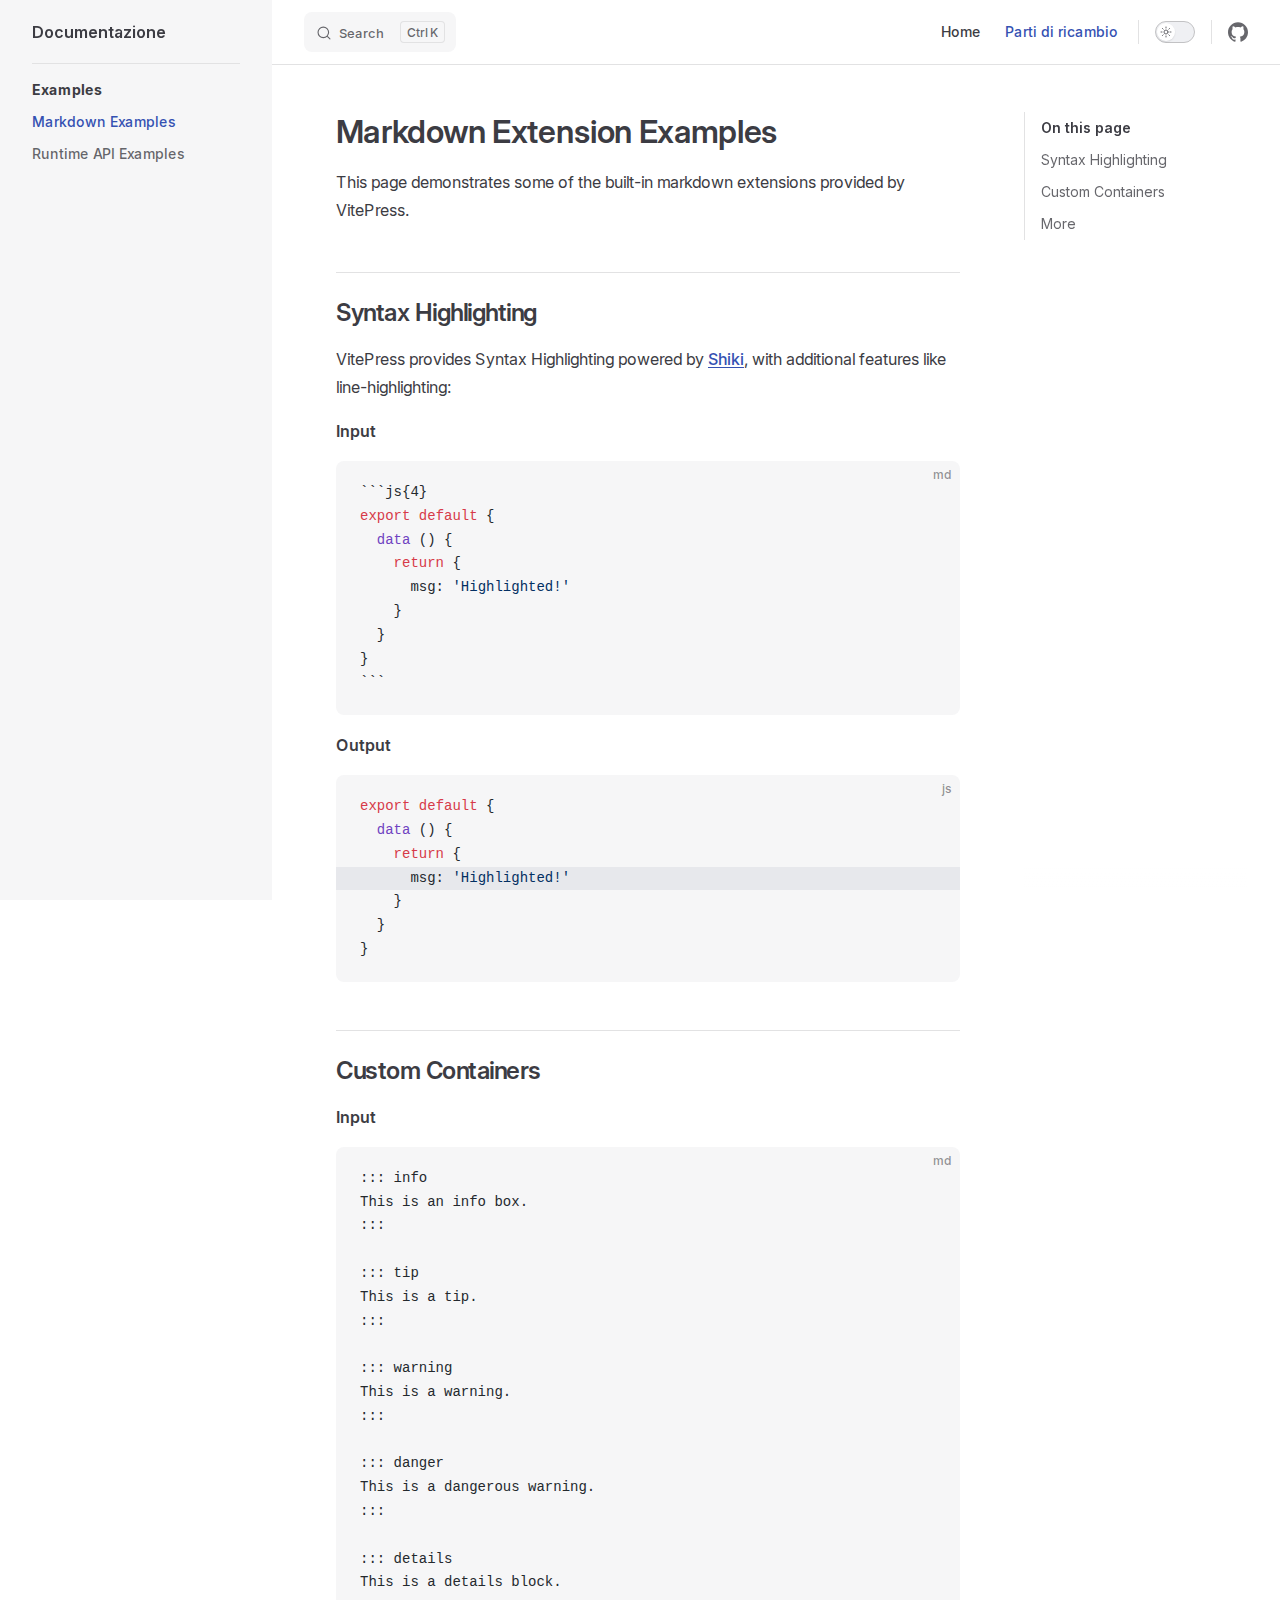
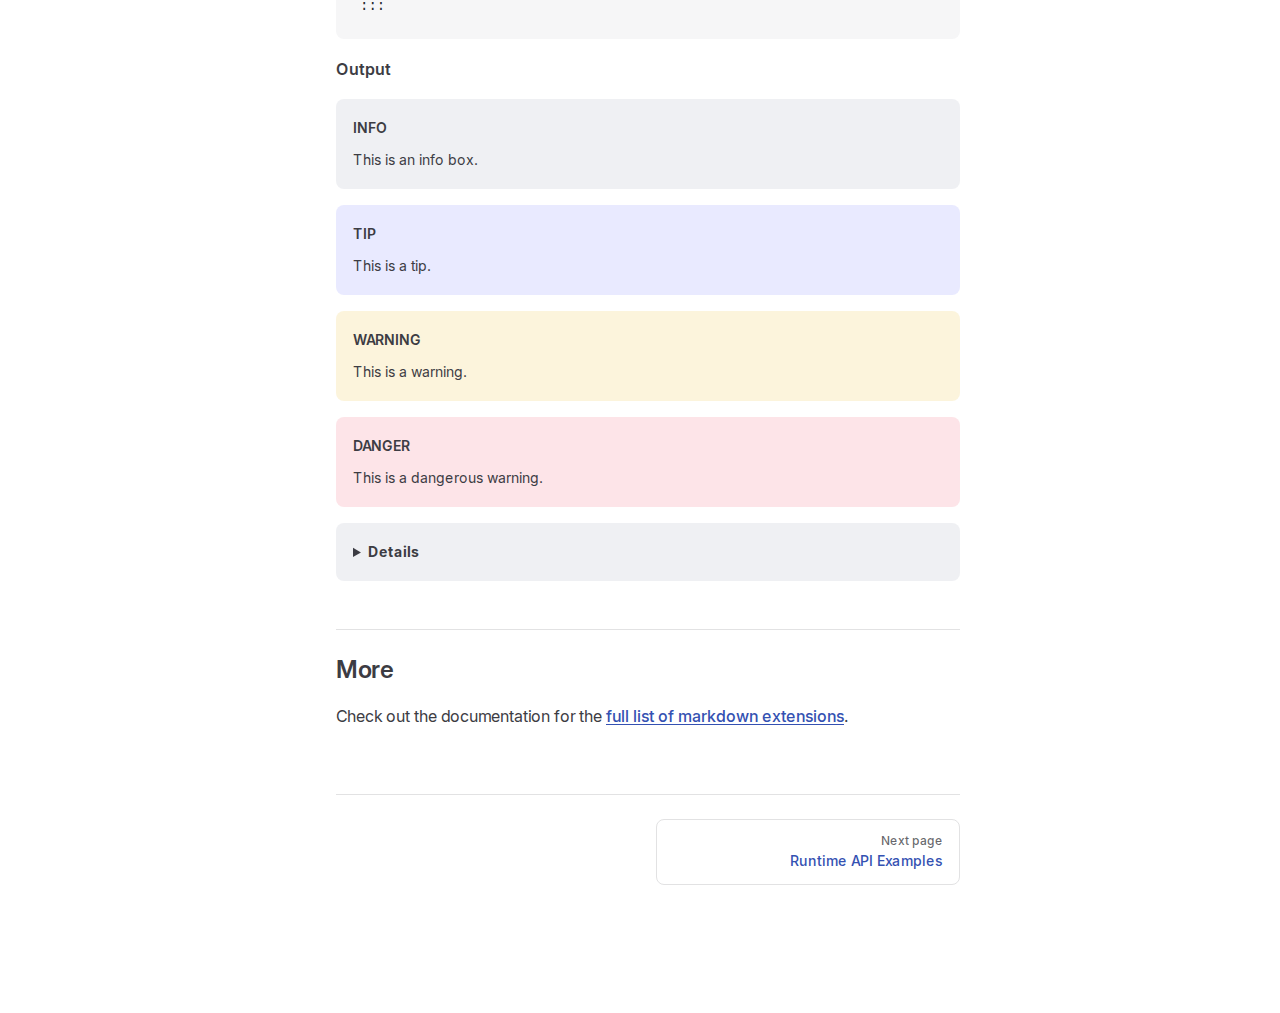
<file: markdown-examples.html>
<!DOCTYPE html>
<html lang="en-US" dir="ltr">
  <head>
    <meta charset="utf-8">
    <meta name="viewport" content="width=device-width,initial-scale=1">
    <title>Markdown Extension Examples | Documentazione</title>
    <meta name="description" content="Documentazione">
    <meta name="generator" content="VitePress v1.2.3">
    <link rel="preload stylesheet" href="/assets/style.lI8-3WbL.css" as="style">
    
    <script type="module" src="/assets/app.7Q_Tugls.js"></script>
    <link rel="preload" href="/assets/inter-roman-latin.Di8DUHzh.woff2" as="font" type="font/woff2" crossorigin="">
    <link rel="modulepreload" href="/assets/chunks/framework.pgMqRpUO.js">
    <link rel="modulepreload" href="/assets/chunks/theme.BkwqrxKR.js">
    <link rel="modulepreload" href="/assets/markdown-examples.md.wz2e74Yb.lean.js">
    <script id="check-dark-mode">(()=>{const e=localStorage.getItem("vitepress-theme-appearance")||"auto",a=window.matchMedia("(prefers-color-scheme: dark)").matches;(!e||e==="auto"?a:e==="dark")&&document.documentElement.classList.add("dark")})();</script>
    <script id="check-mac-os">document.documentElement.classList.toggle("mac",/Mac|iPhone|iPod|iPad/i.test(navigator.platform));</script>
  </head>
  <body>
    <div id="app"><div class="Layout" data-v-d8b57b2d><!--[--><!--]--><!--[--><span tabindex="-1" data-v-c8291ffa></span><a href="#VPContent" class="VPSkipLink visually-hidden" data-v-c8291ffa> Skip to content </a><!--]--><!----><header class="VPNav" data-v-d8b57b2d data-v-7ad780c2><div class="VPNavBar has-sidebar top" data-v-7ad780c2 data-v-844edcde><div class="wrapper" data-v-844edcde><div class="container" data-v-844edcde><div class="title" data-v-844edcde><div class="VPNavBarTitle has-sidebar" data-v-844edcde data-v-0ad69264><a class="title" href="/" data-v-0ad69264><!--[--><!--]--><!----><span data-v-0ad69264>Documentazione</span><!--[--><!--]--></a></div></div><div class="content" data-v-844edcde><div class="content-body" data-v-844edcde><!--[--><!--]--><div class="VPNavBarSearch search" data-v-844edcde><!--[--><!----><div id="local-search"><button type="button" class="DocSearch DocSearch-Button" aria-label="Search"><span class="DocSearch-Button-Container"><span class="vp-icon DocSearch-Search-Icon"></span><span class="DocSearch-Button-Placeholder">Search</span></span><span class="DocSearch-Button-Keys"><kbd class="DocSearch-Button-Key"></kbd><kbd class="DocSearch-Button-Key">K</kbd></span></button></div><!--]--></div><nav aria-labelledby="main-nav-aria-label" class="VPNavBarMenu menu" data-v-844edcde data-v-f732b5d0><span id="main-nav-aria-label" class="visually-hidden" data-v-f732b5d0>Main Navigation</span><!--[--><!--[--><a class="VPLink link VPNavBarMenuLink" href="/" tabindex="0" data-v-f732b5d0 data-v-08fbf4b6><!--[--><span data-v-08fbf4b6>Home</span><!--]--></a><!--]--><!--[--><a class="VPLink link VPNavBarMenuLink active" href="/markdown-examples.html" tabindex="0" data-v-f732b5d0 data-v-08fbf4b6><!--[--><span data-v-08fbf4b6>Parti di ricambio</span><!--]--></a><!--]--><!--]--></nav><!----><div class="VPNavBarAppearance appearance" data-v-844edcde data-v-283b26e9><button class="VPSwitch VPSwitchAppearance" type="button" role="switch" title="Switch to dark theme" aria-checked="false" data-v-283b26e9 data-v-7df97737 data-v-b4ccac88><span class="check" data-v-b4ccac88><span class="icon" data-v-b4ccac88><!--[--><span class="vpi-sun sun" data-v-7df97737></span><span class="vpi-moon moon" data-v-7df97737></span><!--]--></span></span></button></div><div class="VPSocialLinks VPNavBarSocialLinks social-links" data-v-844edcde data-v-ef6192dc data-v-e71e869c><!--[--><a class="VPSocialLink no-icon" href="https://github.com/vuejs/vitepress" aria-label="github" target="_blank" rel="noopener" data-v-e71e869c data-v-358b6670><span class="vpi-social-github" /></a><!--]--></div><div class="VPFlyout VPNavBarExtra extra" data-v-844edcde data-v-8e87c032 data-v-af5898d3><button type="button" class="button" aria-haspopup="true" aria-expanded="false" aria-label="extra navigation" data-v-af5898d3><span class="vpi-more-horizontal icon" data-v-af5898d3></span></button><div class="menu" data-v-af5898d3><div class="VPMenu" data-v-af5898d3 data-v-e42ed9b3><!----><!--[--><!--[--><!----><div class="group" data-v-8e87c032><div class="item appearance" data-v-8e87c032><p class="label" data-v-8e87c032>Appearance</p><div class="appearance-action" data-v-8e87c032><button class="VPSwitch VPSwitchAppearance" type="button" role="switch" title="Switch to dark theme" aria-checked="false" data-v-8e87c032 data-v-7df97737 data-v-b4ccac88><span class="check" data-v-b4ccac88><span class="icon" data-v-b4ccac88><!--[--><span class="vpi-sun sun" data-v-7df97737></span><span class="vpi-moon moon" data-v-7df97737></span><!--]--></span></span></button></div></div></div><div class="group" data-v-8e87c032><div class="item social-links" data-v-8e87c032><div class="VPSocialLinks social-links-list" data-v-8e87c032 data-v-e71e869c><!--[--><a class="VPSocialLink no-icon" href="https://github.com/vuejs/vitepress" aria-label="github" target="_blank" rel="noopener" data-v-e71e869c data-v-358b6670><span class="vpi-social-github" /></a><!--]--></div></div></div><!--]--><!--]--></div></div></div><!--[--><!--]--><button type="button" class="VPNavBarHamburger hamburger" aria-label="mobile navigation" aria-expanded="false" aria-controls="VPNavScreen" data-v-844edcde data-v-6bee1efd><span class="container" data-v-6bee1efd><span class="top" data-v-6bee1efd></span><span class="middle" data-v-6bee1efd></span><span class="bottom" data-v-6bee1efd></span></span></button></div></div></div></div><div class="divider" data-v-844edcde><div class="divider-line" data-v-844edcde></div></div></div><!----></header><div class="VPLocalNav has-sidebar empty" data-v-d8b57b2d data-v-2488c25a><div class="container" data-v-2488c25a><button class="menu" aria-expanded="false" aria-controls="VPSidebarNav" data-v-2488c25a><span class="vpi-align-left menu-icon" data-v-2488c25a></span><span class="menu-text" data-v-2488c25a>Menu</span></button><div class="VPLocalNavOutlineDropdown" style="--vp-vh:0px;" data-v-2488c25a data-v-883964e0><button data-v-883964e0>Return to top</button><!----></div></div></div><aside class="VPSidebar" data-v-d8b57b2d data-v-4871f9f5><div class="curtain" data-v-4871f9f5></div><nav class="nav" id="VPSidebarNav" aria-labelledby="sidebar-aria-label" tabindex="-1" data-v-4871f9f5><span class="visually-hidden" id="sidebar-aria-label" data-v-4871f9f5> Sidebar Navigation </span><!--[--><!--]--><!--[--><div class="group" data-v-4871f9f5><section class="VPSidebarItem level-0 has-active" data-v-4871f9f5 data-v-c24f735a><div class="item" role="button" tabindex="0" data-v-c24f735a><div class="indicator" data-v-c24f735a></div><h2 class="text" data-v-c24f735a>Examples</h2><!----></div><div class="items" data-v-c24f735a><!--[--><div class="VPSidebarItem level-1 is-link" data-v-c24f735a data-v-c24f735a><div class="item" data-v-c24f735a><div class="indicator" data-v-c24f735a></div><a class="VPLink link link" href="/markdown-examples.html" data-v-c24f735a><!--[--><p class="text" data-v-c24f735a>Markdown Examples</p><!--]--></a><!----></div><!----></div><div class="VPSidebarItem level-1 is-link" data-v-c24f735a data-v-c24f735a><div class="item" data-v-c24f735a><div class="indicator" data-v-c24f735a></div><a class="VPLink link link" href="/api-examples.html" data-v-c24f735a><!--[--><p class="text" data-v-c24f735a>Runtime API Examples</p><!--]--></a><!----></div><!----></div><!--]--></div></section></div><!--]--><!--[--><!--]--></nav></aside><div class="VPContent has-sidebar" id="VPContent" data-v-d8b57b2d data-v-9a6c75ad><div class="VPDoc has-sidebar has-aside" data-v-9a6c75ad data-v-e6f2a212><!--[--><!--]--><div class="container" data-v-e6f2a212><div class="aside" data-v-e6f2a212><div class="aside-curtain" data-v-e6f2a212></div><div class="aside-container" data-v-e6f2a212><div class="aside-content" data-v-e6f2a212><div class="VPDocAside" data-v-e6f2a212 data-v-cb998dce><!--[--><!--]--><!--[--><!--]--><nav aria-labelledby="doc-outline-aria-label" class="VPDocAsideOutline" data-v-cb998dce data-v-f610f197><div class="content" data-v-f610f197><div class="outline-marker" data-v-f610f197></div><div aria-level="2" class="outline-title" id="doc-outline-aria-label" role="heading" data-v-f610f197>On this page</div><ul class="VPDocOutlineItem root" data-v-f610f197 data-v-53c99d69><!--[--><!--]--></ul></div></nav><!--[--><!--]--><div class="spacer" data-v-cb998dce></div><!--[--><!--]--><!----><!--[--><!--]--><!--[--><!--]--></div></div></div></div><div class="content" data-v-e6f2a212><div class="content-container" data-v-e6f2a212><!--[--><!--]--><main class="main" data-v-e6f2a212><div style="position:relative;" class="vp-doc _markdown-examples" data-v-e6f2a212><div><h1 id="markdown-extension-examples" tabindex="-1">Markdown Extension Examples <a class="header-anchor" href="#markdown-extension-examples" aria-label="Permalink to &quot;Markdown Extension Examples&quot;">​</a></h1><p>This page demonstrates some of the built-in markdown extensions provided by VitePress.</p><h2 id="syntax-highlighting" tabindex="-1">Syntax Highlighting <a class="header-anchor" href="#syntax-highlighting" aria-label="Permalink to &quot;Syntax Highlighting&quot;">​</a></h2><p>VitePress provides Syntax Highlighting powered by <a href="https://github.com/shikijs/shiki" target="_blank" rel="noreferrer">Shiki</a>, with additional features like line-highlighting:</p><p><strong>Input</strong></p><div class="language-md vp-adaptive-theme"><button title="Copy Code" class="copy"></button><span class="lang">md</span><pre class="shiki shiki-themes github-light github-dark vp-code" tabindex="0"><code><span class="line"><span style="--shiki-light:#24292E;--shiki-dark:#E1E4E8;">```js{4}</span></span>
<span class="line"><span style="--shiki-light:#D73A49;--shiki-dark:#F97583;">export</span><span style="--shiki-light:#D73A49;--shiki-dark:#F97583;"> default</span><span style="--shiki-light:#24292E;--shiki-dark:#E1E4E8;"> {</span></span>
<span class="line"><span style="--shiki-light:#6F42C1;--shiki-dark:#B392F0;">  data</span><span style="--shiki-light:#24292E;--shiki-dark:#E1E4E8;"> () {</span></span>
<span class="line"><span style="--shiki-light:#D73A49;--shiki-dark:#F97583;">    return</span><span style="--shiki-light:#24292E;--shiki-dark:#E1E4E8;"> {</span></span>
<span class="line"><span style="--shiki-light:#24292E;--shiki-dark:#E1E4E8;">      msg: </span><span style="--shiki-light:#032F62;--shiki-dark:#9ECBFF;">&#39;Highlighted!&#39;</span></span>
<span class="line"><span style="--shiki-light:#24292E;--shiki-dark:#E1E4E8;">    }</span></span>
<span class="line"><span style="--shiki-light:#24292E;--shiki-dark:#E1E4E8;">  }</span></span>
<span class="line"><span style="--shiki-light:#24292E;--shiki-dark:#E1E4E8;">}</span></span>
<span class="line"><span style="--shiki-light:#24292E;--shiki-dark:#E1E4E8;">```</span></span></code></pre></div><p><strong>Output</strong></p><div class="language-js vp-adaptive-theme"><button title="Copy Code" class="copy"></button><span class="lang">js</span><pre class="shiki shiki-themes github-light github-dark vp-code" tabindex="0"><code><span class="line"><span style="--shiki-light:#D73A49;--shiki-dark:#F97583;">export</span><span style="--shiki-light:#D73A49;--shiki-dark:#F97583;"> default</span><span style="--shiki-light:#24292E;--shiki-dark:#E1E4E8;"> {</span></span>
<span class="line"><span style="--shiki-light:#6F42C1;--shiki-dark:#B392F0;">  data</span><span style="--shiki-light:#24292E;--shiki-dark:#E1E4E8;"> () {</span></span>
<span class="line"><span style="--shiki-light:#D73A49;--shiki-dark:#F97583;">    return</span><span style="--shiki-light:#24292E;--shiki-dark:#E1E4E8;"> {</span></span>
<span class="line highlighted"><span style="--shiki-light:#24292E;--shiki-dark:#E1E4E8;">      msg: </span><span style="--shiki-light:#032F62;--shiki-dark:#9ECBFF;">&#39;Highlighted!&#39;</span></span>
<span class="line"><span style="--shiki-light:#24292E;--shiki-dark:#E1E4E8;">    }</span></span>
<span class="line"><span style="--shiki-light:#24292E;--shiki-dark:#E1E4E8;">  }</span></span>
<span class="line"><span style="--shiki-light:#24292E;--shiki-dark:#E1E4E8;">}</span></span></code></pre></div><h2 id="custom-containers" tabindex="-1">Custom Containers <a class="header-anchor" href="#custom-containers" aria-label="Permalink to &quot;Custom Containers&quot;">​</a></h2><p><strong>Input</strong></p><div class="language-md vp-adaptive-theme"><button title="Copy Code" class="copy"></button><span class="lang">md</span><pre class="shiki shiki-themes github-light github-dark vp-code" tabindex="0"><code><span class="line"><span style="--shiki-light:#24292E;--shiki-dark:#E1E4E8;">::: info</span></span>
<span class="line"><span style="--shiki-light:#24292E;--shiki-dark:#E1E4E8;">This is an info box.</span></span>
<span class="line"><span style="--shiki-light:#24292E;--shiki-dark:#E1E4E8;">:::</span></span>
<span class="line"></span>
<span class="line"><span style="--shiki-light:#24292E;--shiki-dark:#E1E4E8;">::: tip</span></span>
<span class="line"><span style="--shiki-light:#24292E;--shiki-dark:#E1E4E8;">This is a tip.</span></span>
<span class="line"><span style="--shiki-light:#24292E;--shiki-dark:#E1E4E8;">:::</span></span>
<span class="line"></span>
<span class="line"><span style="--shiki-light:#24292E;--shiki-dark:#E1E4E8;">::: warning</span></span>
<span class="line"><span style="--shiki-light:#24292E;--shiki-dark:#E1E4E8;">This is a warning.</span></span>
<span class="line"><span style="--shiki-light:#24292E;--shiki-dark:#E1E4E8;">:::</span></span>
<span class="line"></span>
<span class="line"><span style="--shiki-light:#24292E;--shiki-dark:#E1E4E8;">::: danger</span></span>
<span class="line"><span style="--shiki-light:#24292E;--shiki-dark:#E1E4E8;">This is a dangerous warning.</span></span>
<span class="line"><span style="--shiki-light:#24292E;--shiki-dark:#E1E4E8;">:::</span></span>
<span class="line"></span>
<span class="line"><span style="--shiki-light:#24292E;--shiki-dark:#E1E4E8;">::: details</span></span>
<span class="line"><span style="--shiki-light:#24292E;--shiki-dark:#E1E4E8;">This is a details block.</span></span>
<span class="line"><span style="--shiki-light:#24292E;--shiki-dark:#E1E4E8;">:::</span></span></code></pre></div><p><strong>Output</strong></p><div class="info custom-block"><p class="custom-block-title">INFO</p><p>This is an info box.</p></div><div class="tip custom-block"><p class="custom-block-title">TIP</p><p>This is a tip.</p></div><div class="warning custom-block"><p class="custom-block-title">WARNING</p><p>This is a warning.</p></div><div class="danger custom-block"><p class="custom-block-title">DANGER</p><p>This is a dangerous warning.</p></div><details class="details custom-block"><summary>Details</summary><p>This is a details block.</p></details><h2 id="more" tabindex="-1">More <a class="header-anchor" href="#more" aria-label="Permalink to &quot;More&quot;">​</a></h2><p>Check out the documentation for the <a href="https://vitepress.dev/guide/markdown" target="_blank" rel="noreferrer">full list of markdown extensions</a>.</p></div></div></main><footer class="VPDocFooter" data-v-e6f2a212 data-v-5941af80><!--[--><!--]--><!----><nav class="prev-next" aria-labelledby="doc-footer-aria-label" data-v-5941af80><span class="visually-hidden" id="doc-footer-aria-label" data-v-5941af80>Pager</span><div class="pager" data-v-5941af80><!----></div><div class="pager" data-v-5941af80><a class="VPLink link pager-link next" href="/api-examples.html" data-v-5941af80><!--[--><span class="desc" data-v-5941af80>Next page</span><span class="title" data-v-5941af80>Runtime API Examples</span><!--]--></a></div></nav></footer><!--[--><!--]--></div></div></div><!--[--><!--]--></div></div><!----><!--[--><!--]--></div></div>
    <script>window.__VP_HASH_MAP__=JSON.parse("{\"index.md\":\"Cd_llJ2B\",\"markdown-examples.md\":\"wz2e74Yb\",\"api-examples.md\":\"CD08oj63\",\"rtr.md\":\"D-IlAqMJ\"}");window.__VP_SITE_DATA__=JSON.parse("{\"lang\":\"en-US\",\"dir\":\"ltr\",\"title\":\"Documentazione\",\"description\":\"Documentazione\",\"base\":\"/\",\"head\":[],\"router\":{\"prefetchLinks\":true},\"appearance\":true,\"themeConfig\":{\"search\":{\"provider\":\"local\"},\"nav\":[{\"text\":\"Home\",\"link\":\"/\"},{\"text\":\"Parti di ricambio\",\"link\":\"/markdown-examples\"}],\"sidebar\":[{\"text\":\"Examples\",\"items\":[{\"text\":\"Markdown Examples\",\"link\":\"/markdown-examples\"},{\"text\":\"Runtime API Examples\",\"link\":\"/api-examples\"}]}],\"socialLinks\":[{\"icon\":\"github\",\"link\":\"https://github.com/vuejs/vitepress\"}]},\"locales\":{},\"scrollOffset\":134,\"cleanUrls\":false}");</script>
    
  </body>
</html>
</file>
<file: assets/style.lI8-3WbL.css>
@font-face{font-family:Inter;font-style:normal;font-weight:100 900;font-display:swap;src:url(/assets/inter-roman-cyrillic-ext.BBPuwvHQ.woff2) format("woff2");unicode-range:U+0460-052F,U+1C80-1C88,U+20B4,U+2DE0-2DFF,U+A640-A69F,U+FE2E-FE2F}@font-face{font-family:Inter;font-style:normal;font-weight:100 900;font-display:swap;src:url(/assets/inter-roman-cyrillic.C5lxZ8CY.woff2) format("woff2");unicode-range:U+0301,U+0400-045F,U+0490-0491,U+04B0-04B1,U+2116}@font-face{font-family:Inter;font-style:normal;font-weight:100 900;font-display:swap;src:url(/assets/inter-roman-greek-ext.CqjqNYQ-.woff2) format("woff2");unicode-range:U+1F00-1FFF}@font-face{font-family:Inter;font-style:normal;font-weight:100 900;font-display:swap;src:url(/assets/inter-roman-greek.BBVDIX6e.woff2) format("woff2");unicode-range:U+0370-0377,U+037A-037F,U+0384-038A,U+038C,U+038E-03A1,U+03A3-03FF}@font-face{font-family:Inter;font-style:normal;font-weight:100 900;font-display:swap;src:url(/assets/inter-roman-vietnamese.BjW4sHH5.woff2) format("woff2");unicode-range:U+0102-0103,U+0110-0111,U+0128-0129,U+0168-0169,U+01A0-01A1,U+01AF-01B0,U+0300-0301,U+0303-0304,U+0308-0309,U+0323,U+0329,U+1EA0-1EF9,U+20AB}@font-face{font-family:Inter;font-style:normal;font-weight:100 900;font-display:swap;src:url(/assets/inter-roman-latin-ext.4ZJIpNVo.woff2) format("woff2");unicode-range:U+0100-02AF,U+0304,U+0308,U+0329,U+1E00-1E9F,U+1EF2-1EFF,U+2020,U+20A0-20AB,U+20AD-20C0,U+2113,U+2C60-2C7F,U+A720-A7FF}@font-face{font-family:Inter;font-style:normal;font-weight:100 900;font-display:swap;src:url(/assets/inter-roman-latin.Di8DUHzh.woff2) format("woff2");unicode-range:U+0000-00FF,U+0131,U+0152-0153,U+02BB-02BC,U+02C6,U+02DA,U+02DC,U+0304,U+0308,U+0329,U+2000-206F,U+2074,U+20AC,U+2122,U+2191,U+2193,U+2212,U+2215,U+FEFF,U+FFFD}@font-face{font-family:Inter;font-style:italic;font-weight:100 900;font-display:swap;src:url(/assets/inter-italic-cyrillic-ext.r48I6akx.woff2) format("woff2");unicode-range:U+0460-052F,U+1C80-1C88,U+20B4,U+2DE0-2DFF,U+A640-A69F,U+FE2E-FE2F}@font-face{font-family:Inter;font-style:italic;font-weight:100 900;font-display:swap;src:url(/assets/inter-italic-cyrillic.By2_1cv3.woff2) format("woff2");unicode-range:U+0301,U+0400-045F,U+0490-0491,U+04B0-04B1,U+2116}@font-face{font-family:Inter;font-style:italic;font-weight:100 900;font-display:swap;src:url(/assets/inter-italic-greek-ext.1u6EdAuj.woff2) format("woff2");unicode-range:U+1F00-1FFF}@font-face{font-family:Inter;font-style:italic;font-weight:100 900;font-display:swap;src:url(/assets/inter-italic-greek.DJ8dCoTZ.woff2) format("woff2");unicode-range:U+0370-0377,U+037A-037F,U+0384-038A,U+038C,U+038E-03A1,U+03A3-03FF}@font-face{font-family:Inter;font-style:italic;font-weight:100 900;font-display:swap;src:url(/assets/inter-italic-vietnamese.BSbpV94h.woff2) format("woff2");unicode-range:U+0102-0103,U+0110-0111,U+0128-0129,U+0168-0169,U+01A0-01A1,U+01AF-01B0,U+0300-0301,U+0303-0304,U+0308-0309,U+0323,U+0329,U+1EA0-1EF9,U+20AB}@font-face{font-family:Inter;font-style:italic;font-weight:100 900;font-display:swap;src:url(/assets/inter-italic-latin-ext.CN1xVJS-.woff2) format("woff2");unicode-range:U+0100-02AF,U+0304,U+0308,U+0329,U+1E00-1E9F,U+1EF2-1EFF,U+2020,U+20A0-20AB,U+20AD-20C0,U+2113,U+2C60-2C7F,U+A720-A7FF}@font-face{font-family:Inter;font-style:italic;font-weight:100 900;font-display:swap;src:url(/assets/inter-italic-latin.C2AdPX0b.woff2) format("woff2");unicode-range:U+0000-00FF,U+0131,U+0152-0153,U+02BB-02BC,U+02C6,U+02DA,U+02DC,U+0304,U+0308,U+0329,U+2000-206F,U+2074,U+20AC,U+2122,U+2191,U+2193,U+2212,U+2215,U+FEFF,U+FFFD}@font-face{font-family:Punctuation SC;font-weight:400;src:local("PingFang SC Regular"),local("Noto Sans CJK SC"),local("Microsoft YaHei");unicode-range:U+201C,U+201D,U+2018,U+2019,U+2E3A,U+2014,U+2013,U+2026,U+00B7,U+007E,U+002F}@font-face{font-family:Punctuation SC;font-weight:500;src:local("PingFang SC Medium"),local("Noto Sans CJK SC"),local("Microsoft YaHei");unicode-range:U+201C,U+201D,U+2018,U+2019,U+2E3A,U+2014,U+2013,U+2026,U+00B7,U+007E,U+002F}@font-face{font-family:Punctuation SC;font-weight:600;src:local("PingFang SC Semibold"),local("Noto Sans CJK SC Bold"),local("Microsoft YaHei Bold");unicode-range:U+201C,U+201D,U+2018,U+2019,U+2E3A,U+2014,U+2013,U+2026,U+00B7,U+007E,U+002F}@font-face{font-family:Punctuation SC;font-weight:700;src:local("PingFang SC Semibold"),local("Noto Sans CJK SC Bold"),local("Microsoft YaHei Bold");unicode-range:U+201C,U+201D,U+2018,U+2019,U+2E3A,U+2014,U+2013,U+2026,U+00B7,U+007E,U+002F}:root{--vp-c-white: #ffffff;--vp-c-black: #000000;--vp-c-neutral: var(--vp-c-black);--vp-c-neutral-inverse: var(--vp-c-white)}.dark{--vp-c-neutral: var(--vp-c-white);--vp-c-neutral-inverse: var(--vp-c-black)}:root{--vp-c-gray-1: #dddde3;--vp-c-gray-2: #e4e4e9;--vp-c-gray-3: #ebebef;--vp-c-gray-soft: rgba(142, 150, 170, .14);--vp-c-indigo-1: #3451b2;--vp-c-indigo-2: #3a5ccc;--vp-c-indigo-3: #5672cd;--vp-c-indigo-soft: rgba(100, 108, 255, .14);--vp-c-purple-1: #6f42c1;--vp-c-purple-2: #7e4cc9;--vp-c-purple-3: #8e5cd9;--vp-c-purple-soft: rgba(159, 122, 234, .14);--vp-c-green-1: #18794e;--vp-c-green-2: #299764;--vp-c-green-3: #30a46c;--vp-c-green-soft: rgba(16, 185, 129, .14);--vp-c-yellow-1: #915930;--vp-c-yellow-2: #946300;--vp-c-yellow-3: #9f6a00;--vp-c-yellow-soft: rgba(234, 179, 8, .14);--vp-c-red-1: #b8272c;--vp-c-red-2: #d5393e;--vp-c-red-3: #e0575b;--vp-c-red-soft: rgba(244, 63, 94, .14);--vp-c-sponsor: #db2777}.dark{--vp-c-gray-1: #515c67;--vp-c-gray-2: #414853;--vp-c-gray-3: #32363f;--vp-c-gray-soft: rgba(101, 117, 133, .16);--vp-c-indigo-1: #a8b1ff;--vp-c-indigo-2: #5c73e7;--vp-c-indigo-3: #3e63dd;--vp-c-indigo-soft: rgba(100, 108, 255, .16);--vp-c-purple-1: #c8abfa;--vp-c-purple-2: #a879e6;--vp-c-purple-3: #8e5cd9;--vp-c-purple-soft: rgba(159, 122, 234, .16);--vp-c-green-1: #3dd68c;--vp-c-green-2: #30a46c;--vp-c-green-3: #298459;--vp-c-green-soft: rgba(16, 185, 129, .16);--vp-c-yellow-1: #f9b44e;--vp-c-yellow-2: #da8b17;--vp-c-yellow-3: #a46a0a;--vp-c-yellow-soft: rgba(234, 179, 8, .16);--vp-c-red-1: #f66f81;--vp-c-red-2: #f14158;--vp-c-red-3: #b62a3c;--vp-c-red-soft: rgba(244, 63, 94, .16)}:root{--vp-c-bg: #ffffff;--vp-c-bg-alt: #f6f6f7;--vp-c-bg-elv: #ffffff;--vp-c-bg-soft: #f6f6f7}.dark{--vp-c-bg: #1b1b1f;--vp-c-bg-alt: #161618;--vp-c-bg-elv: #202127;--vp-c-bg-soft: #202127}:root{--vp-c-border: #c2c2c4;--vp-c-divider: #e2e2e3;--vp-c-gutter: #e2e2e3}.dark{--vp-c-border: #3c3f44;--vp-c-divider: #2e2e32;--vp-c-gutter: #000000}:root{--vp-c-text-1: rgba(60, 60, 67);--vp-c-text-2: rgba(60, 60, 67, .78);--vp-c-text-3: rgba(60, 60, 67, .56)}.dark{--vp-c-text-1: rgba(255, 255, 245, .86);--vp-c-text-2: rgba(235, 235, 245, .6);--vp-c-text-3: rgba(235, 235, 245, .38)}:root{--vp-c-default-1: var(--vp-c-gray-1);--vp-c-default-2: var(--vp-c-gray-2);--vp-c-default-3: var(--vp-c-gray-3);--vp-c-default-soft: var(--vp-c-gray-soft);--vp-c-brand-1: var(--vp-c-indigo-1);--vp-c-brand-2: var(--vp-c-indigo-2);--vp-c-brand-3: var(--vp-c-indigo-3);--vp-c-brand-soft: var(--vp-c-indigo-soft);--vp-c-brand: var(--vp-c-brand-1);--vp-c-tip-1: var(--vp-c-brand-1);--vp-c-tip-2: var(--vp-c-brand-2);--vp-c-tip-3: var(--vp-c-brand-3);--vp-c-tip-soft: var(--vp-c-brand-soft);--vp-c-note-1: var(--vp-c-brand-1);--vp-c-note-2: var(--vp-c-brand-2);--vp-c-note-3: var(--vp-c-brand-3);--vp-c-note-soft: var(--vp-c-brand-soft);--vp-c-success-1: var(--vp-c-green-1);--vp-c-success-2: var(--vp-c-green-2);--vp-c-success-3: var(--vp-c-green-3);--vp-c-success-soft: var(--vp-c-green-soft);--vp-c-important-1: var(--vp-c-purple-1);--vp-c-important-2: var(--vp-c-purple-2);--vp-c-important-3: var(--vp-c-purple-3);--vp-c-important-soft: var(--vp-c-purple-soft);--vp-c-warning-1: var(--vp-c-yellow-1);--vp-c-warning-2: var(--vp-c-yellow-2);--vp-c-warning-3: var(--vp-c-yellow-3);--vp-c-warning-soft: var(--vp-c-yellow-soft);--vp-c-danger-1: var(--vp-c-red-1);--vp-c-danger-2: var(--vp-c-red-2);--vp-c-danger-3: var(--vp-c-red-3);--vp-c-danger-soft: var(--vp-c-red-soft);--vp-c-caution-1: var(--vp-c-red-1);--vp-c-caution-2: var(--vp-c-red-2);--vp-c-caution-3: var(--vp-c-red-3);--vp-c-caution-soft: var(--vp-c-red-soft)}:root{--vp-font-family-base: "Inter", ui-sans-serif, system-ui, sans-serif, "Apple Color Emoji", "Segoe UI Emoji", "Segoe UI Symbol", "Noto Color Emoji";--vp-font-family-mono: ui-monospace, "Menlo", "Monaco", "Consolas", "Liberation Mono", "Courier New", monospace;font-optical-sizing:auto}:root:where(:lang(zh)){--vp-font-family-base: "Punctuation SC", "Inter", ui-sans-serif, system-ui, "PingFang SC", "Noto Sans CJK SC", "Noto Sans SC", "Heiti SC", "Microsoft YaHei", "DengXian", sans-serif, "Apple Color Emoji", "Segoe UI Emoji", "Segoe UI Symbol", "Noto Color Emoji"}:root{--vp-shadow-1: 0 1px 2px rgba(0, 0, 0, .04), 0 1px 2px rgba(0, 0, 0, .06);--vp-shadow-2: 0 3px 12px rgba(0, 0, 0, .07), 0 1px 4px rgba(0, 0, 0, .07);--vp-shadow-3: 0 12px 32px rgba(0, 0, 0, .1), 0 2px 6px rgba(0, 0, 0, .08);--vp-shadow-4: 0 14px 44px rgba(0, 0, 0, .12), 0 3px 9px rgba(0, 0, 0, .12);--vp-shadow-5: 0 18px 56px rgba(0, 0, 0, .16), 0 4px 12px rgba(0, 0, 0, .16)}:root{--vp-z-index-footer: 10;--vp-z-index-local-nav: 20;--vp-z-index-nav: 30;--vp-z-index-layout-top: 40;--vp-z-index-backdrop: 50;--vp-z-index-sidebar: 60}@media (min-width: 960px){:root{--vp-z-index-sidebar: 25}}:root{--vp-layout-max-width: 1440px}:root{--vp-header-anchor-symbol: "#"}:root{--vp-code-line-height: 1.7;--vp-code-font-size: .875em;--vp-code-color: var(--vp-c-brand-1);--vp-code-link-color: var(--vp-c-brand-1);--vp-code-link-hover-color: var(--vp-c-brand-2);--vp-code-bg: var(--vp-c-default-soft);--vp-code-block-color: var(--vp-c-text-2);--vp-code-block-bg: var(--vp-c-bg-alt);--vp-code-block-divider-color: var(--vp-c-gutter);--vp-code-lang-color: var(--vp-c-text-3);--vp-code-line-highlight-color: var(--vp-c-default-soft);--vp-code-line-number-color: var(--vp-c-text-3);--vp-code-line-diff-add-color: var(--vp-c-success-soft);--vp-code-line-diff-add-symbol-color: var(--vp-c-success-1);--vp-code-line-diff-remove-color: var(--vp-c-danger-soft);--vp-code-line-diff-remove-symbol-color: var(--vp-c-danger-1);--vp-code-line-warning-color: var(--vp-c-warning-soft);--vp-code-line-error-color: var(--vp-c-danger-soft);--vp-code-copy-code-border-color: var(--vp-c-divider);--vp-code-copy-code-bg: var(--vp-c-bg-soft);--vp-code-copy-code-hover-border-color: var(--vp-c-divider);--vp-code-copy-code-hover-bg: var(--vp-c-bg);--vp-code-copy-code-active-text: var(--vp-c-text-2);--vp-code-copy-copied-text-content: "Copied";--vp-code-tab-divider: var(--vp-code-block-divider-color);--vp-code-tab-text-color: var(--vp-c-text-2);--vp-code-tab-bg: var(--vp-code-block-bg);--vp-code-tab-hover-text-color: var(--vp-c-text-1);--vp-code-tab-active-text-color: var(--vp-c-text-1);--vp-code-tab-active-bar-color: var(--vp-c-brand-1)}:root{--vp-button-brand-border: transparent;--vp-button-brand-text: var(--vp-c-white);--vp-button-brand-bg: var(--vp-c-brand-3);--vp-button-brand-hover-border: transparent;--vp-button-brand-hover-text: var(--vp-c-white);--vp-button-brand-hover-bg: var(--vp-c-brand-2);--vp-button-brand-active-border: transparent;--vp-button-brand-active-text: var(--vp-c-white);--vp-button-brand-active-bg: var(--vp-c-brand-1);--vp-button-alt-border: transparent;--vp-button-alt-text: var(--vp-c-text-1);--vp-button-alt-bg: var(--vp-c-default-3);--vp-button-alt-hover-border: transparent;--vp-button-alt-hover-text: var(--vp-c-text-1);--vp-button-alt-hover-bg: var(--vp-c-default-2);--vp-button-alt-active-border: transparent;--vp-button-alt-active-text: var(--vp-c-text-1);--vp-button-alt-active-bg: var(--vp-c-default-1);--vp-button-sponsor-border: var(--vp-c-text-2);--vp-button-sponsor-text: var(--vp-c-text-2);--vp-button-sponsor-bg: transparent;--vp-button-sponsor-hover-border: var(--vp-c-sponsor);--vp-button-sponsor-hover-text: var(--vp-c-sponsor);--vp-button-sponsor-hover-bg: transparent;--vp-button-sponsor-active-border: var(--vp-c-sponsor);--vp-button-sponsor-active-text: var(--vp-c-sponsor);--vp-button-sponsor-active-bg: transparent}:root{--vp-custom-block-font-size: 14px;--vp-custom-block-code-font-size: 13px;--vp-custom-block-info-border: transparent;--vp-custom-block-info-text: var(--vp-c-text-1);--vp-custom-block-info-bg: var(--vp-c-default-soft);--vp-custom-block-info-code-bg: var(--vp-c-default-soft);--vp-custom-block-note-border: transparent;--vp-custom-block-note-text: var(--vp-c-text-1);--vp-custom-block-note-bg: var(--vp-c-default-soft);--vp-custom-block-note-code-bg: var(--vp-c-default-soft);--vp-custom-block-tip-border: transparent;--vp-custom-block-tip-text: var(--vp-c-text-1);--vp-custom-block-tip-bg: var(--vp-c-tip-soft);--vp-custom-block-tip-code-bg: var(--vp-c-tip-soft);--vp-custom-block-important-border: transparent;--vp-custom-block-important-text: var(--vp-c-text-1);--vp-custom-block-important-bg: var(--vp-c-important-soft);--vp-custom-block-important-code-bg: var(--vp-c-important-soft);--vp-custom-block-warning-border: transparent;--vp-custom-block-warning-text: var(--vp-c-text-1);--vp-custom-block-warning-bg: var(--vp-c-warning-soft);--vp-custom-block-warning-code-bg: var(--vp-c-warning-soft);--vp-custom-block-danger-border: transparent;--vp-custom-block-danger-text: var(--vp-c-text-1);--vp-custom-block-danger-bg: var(--vp-c-danger-soft);--vp-custom-block-danger-code-bg: var(--vp-c-danger-soft);--vp-custom-block-caution-border: transparent;--vp-custom-block-caution-text: var(--vp-c-text-1);--vp-custom-block-caution-bg: var(--vp-c-caution-soft);--vp-custom-block-caution-code-bg: var(--vp-c-caution-soft);--vp-custom-block-details-border: var(--vp-custom-block-info-border);--vp-custom-block-details-text: var(--vp-custom-block-info-text);--vp-custom-block-details-bg: var(--vp-custom-block-info-bg);--vp-custom-block-details-code-bg: var(--vp-custom-block-info-code-bg)}:root{--vp-input-border-color: var(--vp-c-border);--vp-input-bg-color: var(--vp-c-bg-alt);--vp-input-switch-bg-color: var(--vp-c-default-soft)}:root{--vp-nav-height: 64px;--vp-nav-bg-color: var(--vp-c-bg);--vp-nav-screen-bg-color: var(--vp-c-bg);--vp-nav-logo-height: 24px}.hide-nav{--vp-nav-height: 0px}.hide-nav .VPSidebar{--vp-nav-height: 22px}:root{--vp-local-nav-bg-color: var(--vp-c-bg)}:root{--vp-sidebar-width: 272px;--vp-sidebar-bg-color: var(--vp-c-bg-alt)}:root{--vp-backdrop-bg-color: rgba(0, 0, 0, .6)}:root{--vp-home-hero-name-color: var(--vp-c-brand-1);--vp-home-hero-name-background: transparent;--vp-home-hero-image-background-image: none;--vp-home-hero-image-filter: none}:root{--vp-badge-info-border: transparent;--vp-badge-info-text: var(--vp-c-text-2);--vp-badge-info-bg: var(--vp-c-default-soft);--vp-badge-tip-border: transparent;--vp-badge-tip-text: var(--vp-c-tip-1);--vp-badge-tip-bg: var(--vp-c-tip-soft);--vp-badge-warning-border: transparent;--vp-badge-warning-text: var(--vp-c-warning-1);--vp-badge-warning-bg: var(--vp-c-warning-soft);--vp-badge-danger-border: transparent;--vp-badge-danger-text: var(--vp-c-danger-1);--vp-badge-danger-bg: var(--vp-c-danger-soft)}:root{--vp-carbon-ads-text-color: var(--vp-c-text-1);--vp-carbon-ads-poweredby-color: var(--vp-c-text-2);--vp-carbon-ads-bg-color: var(--vp-c-bg-soft);--vp-carbon-ads-hover-text-color: var(--vp-c-brand-1);--vp-carbon-ads-hover-poweredby-color: var(--vp-c-text-1)}:root{--vp-local-search-bg: var(--vp-c-bg);--vp-local-search-result-bg: var(--vp-c-bg);--vp-local-search-result-border: var(--vp-c-divider);--vp-local-search-result-selected-bg: var(--vp-c-bg);--vp-local-search-result-selected-border: var(--vp-c-brand-1);--vp-local-search-highlight-bg: var(--vp-c-brand-1);--vp-local-search-highlight-text: var(--vp-c-neutral-inverse)}@media (prefers-reduced-motion: reduce){*,:before,:after{animation-delay:-1ms!important;animation-duration:1ms!important;animation-iteration-count:1!important;background-attachment:initial!important;scroll-behavior:auto!important;transition-duration:0s!important;transition-delay:0s!important}}*,:before,:after{box-sizing:border-box}html{line-height:1.4;font-size:16px;-webkit-text-size-adjust:100%}html.dark{color-scheme:dark}body{margin:0;width:100%;min-width:320px;min-height:100vh;line-height:24px;font-family:var(--vp-font-family-base);font-size:16px;font-weight:400;color:var(--vp-c-text-1);background-color:var(--vp-c-bg);font-synthesis:style;text-rendering:optimizeLegibility;-webkit-font-smoothing:antialiased;-moz-osx-font-smoothing:grayscale}main{display:block}h1,h2,h3,h4,h5,h6{margin:0;line-height:24px;font-size:16px;font-weight:400}p{margin:0}strong,b{font-weight:600}a,area,button,[role=button],input,label,select,summary,textarea{touch-action:manipulation}a{color:inherit;text-decoration:inherit}ol,ul{list-style:none;margin:0;padding:0}blockquote{margin:0}pre,code,kbd,samp{font-family:var(--vp-font-family-mono)}img,svg,video,canvas,audio,iframe,embed,object{display:block}figure{margin:0}img,video{max-width:100%;height:auto}button,input,optgroup,select,textarea{border:0;padding:0;line-height:inherit;color:inherit}button{padding:0;font-family:inherit;background-color:transparent;background-image:none}button:enabled,[role=button]:enabled{cursor:pointer}button:focus,button:focus-visible{outline:1px dotted;outline:4px auto -webkit-focus-ring-color}button:focus:not(:focus-visible){outline:none!important}input:focus,textarea:focus,select:focus{outline:none}table{border-collapse:collapse}input{background-color:transparent}input:-ms-input-placeholder,textarea:-ms-input-placeholder{color:var(--vp-c-text-3)}input::-ms-input-placeholder,textarea::-ms-input-placeholder{color:var(--vp-c-text-3)}input::placeholder,textarea::placeholder{color:var(--vp-c-text-3)}input::-webkit-outer-spin-button,input::-webkit-inner-spin-button{-webkit-appearance:none;margin:0}input[type=number]{-moz-appearance:textfield}textarea{resize:vertical}select{-webkit-appearance:none}fieldset{margin:0;padding:0}h1,h2,h3,h4,h5,h6,li,p{overflow-wrap:break-word}vite-error-overlay{z-index:9999}mjx-container{overflow-x:auto}mjx-container>svg{display:inline-block;margin:auto}[class^=vpi-],[class*=" vpi-"],.vp-icon{width:1em;height:1em}[class^=vpi-].bg,[class*=" vpi-"].bg,.vp-icon.bg{background-size:100% 100%;background-color:transparent}[class^=vpi-]:not(.bg),[class*=" vpi-"]:not(.bg),.vp-icon:not(.bg){-webkit-mask:var(--icon) no-repeat;mask:var(--icon) no-repeat;-webkit-mask-size:100% 100%;mask-size:100% 100%;background-color:currentColor;color:inherit}.vpi-align-left{--icon: url("data:image/svg+xml,%3Csvg xmlns='http://www.w3.org/2000/svg' fill='none' stroke='currentColor' stroke-linecap='round' stroke-linejoin='round' stroke-width='2' viewBox='0 0 24 24'%3E%3Cpath d='M21 6H3M15 12H3M17 18H3'/%3E%3C/svg%3E")}.vpi-arrow-right,.vpi-arrow-down,.vpi-arrow-left,.vpi-arrow-up{--icon: url("data:image/svg+xml,%3Csvg xmlns='http://www.w3.org/2000/svg' fill='none' stroke='currentColor' stroke-linecap='round' stroke-linejoin='round' stroke-width='2' viewBox='0 0 24 24'%3E%3Cpath d='M5 12h14M12 5l7 7-7 7'/%3E%3C/svg%3E")}.vpi-chevron-right,.vpi-chevron-down,.vpi-chevron-left,.vpi-chevron-up{--icon: url("data:image/svg+xml,%3Csvg xmlns='http://www.w3.org/2000/svg' fill='none' stroke='currentColor' stroke-linecap='round' stroke-linejoin='round' stroke-width='2' viewBox='0 0 24 24'%3E%3Cpath d='m9 18 6-6-6-6'/%3E%3C/svg%3E")}.vpi-chevron-down,.vpi-arrow-down{transform:rotate(90deg)}.vpi-chevron-left,.vpi-arrow-left{transform:rotate(180deg)}.vpi-chevron-up,.vpi-arrow-up{transform:rotate(-90deg)}.vpi-square-pen{--icon: url("data:image/svg+xml,%3Csvg xmlns='http://www.w3.org/2000/svg' fill='none' stroke='currentColor' stroke-linecap='round' stroke-linejoin='round' stroke-width='2' viewBox='0 0 24 24'%3E%3Cpath d='M12 3H5a2 2 0 0 0-2 2v14a2 2 0 0 0 2 2h14a2 2 0 0 0 2-2v-7'/%3E%3Cpath d='M18.375 2.625a2.121 2.121 0 1 1 3 3L12 15l-4 1 1-4Z'/%3E%3C/svg%3E")}.vpi-plus{--icon: url("data:image/svg+xml,%3Csvg xmlns='http://www.w3.org/2000/svg' fill='none' stroke='currentColor' stroke-linecap='round' stroke-linejoin='round' stroke-width='2' viewBox='0 0 24 24'%3E%3Cpath d='M5 12h14M12 5v14'/%3E%3C/svg%3E")}.vpi-sun{--icon: url("data:image/svg+xml,%3Csvg xmlns='http://www.w3.org/2000/svg' fill='none' stroke='currentColor' stroke-linecap='round' stroke-linejoin='round' stroke-width='2' viewBox='0 0 24 24'%3E%3Ccircle cx='12' cy='12' r='4'/%3E%3Cpath d='M12 2v2M12 20v2M4.93 4.93l1.41 1.41M17.66 17.66l1.41 1.41M2 12h2M20 12h2M6.34 17.66l-1.41 1.41M19.07 4.93l-1.41 1.41'/%3E%3C/svg%3E")}.vpi-moon{--icon: url("data:image/svg+xml,%3Csvg xmlns='http://www.w3.org/2000/svg' fill='none' stroke='currentColor' stroke-linecap='round' stroke-linejoin='round' stroke-width='2' viewBox='0 0 24 24'%3E%3Cpath d='M12 3a6 6 0 0 0 9 9 9 9 0 1 1-9-9Z'/%3E%3C/svg%3E")}.vpi-more-horizontal{--icon: url("data:image/svg+xml,%3Csvg xmlns='http://www.w3.org/2000/svg' fill='none' stroke='currentColor' stroke-linecap='round' stroke-linejoin='round' stroke-width='2' viewBox='0 0 24 24'%3E%3Ccircle cx='12' cy='12' r='1'/%3E%3Ccircle cx='19' cy='12' r='1'/%3E%3Ccircle cx='5' cy='12' r='1'/%3E%3C/svg%3E")}.vpi-languages{--icon: url("data:image/svg+xml,%3Csvg xmlns='http://www.w3.org/2000/svg' fill='none' stroke='currentColor' stroke-linecap='round' stroke-linejoin='round' stroke-width='2' viewBox='0 0 24 24'%3E%3Cpath d='m5 8 6 6M4 14l6-6 2-3M2 5h12M7 2h1M22 22l-5-10-5 10M14 18h6'/%3E%3C/svg%3E")}.vpi-heart{--icon: url("data:image/svg+xml,%3Csvg xmlns='http://www.w3.org/2000/svg' fill='none' stroke='currentColor' stroke-linecap='round' stroke-linejoin='round' stroke-width='2' viewBox='0 0 24 24'%3E%3Cpath d='M19 14c1.49-1.46 3-3.21 3-5.5A5.5 5.5 0 0 0 16.5 3c-1.76 0-3 .5-4.5 2-1.5-1.5-2.74-2-4.5-2A5.5 5.5 0 0 0 2 8.5c0 2.3 1.5 4.05 3 5.5l7 7Z'/%3E%3C/svg%3E")}.vpi-search{--icon: url("data:image/svg+xml,%3Csvg xmlns='http://www.w3.org/2000/svg' fill='none' stroke='currentColor' stroke-linecap='round' stroke-linejoin='round' stroke-width='2' viewBox='0 0 24 24'%3E%3Ccircle cx='11' cy='11' r='8'/%3E%3Cpath d='m21 21-4.3-4.3'/%3E%3C/svg%3E")}.vpi-layout-list{--icon: url("data:image/svg+xml,%3Csvg xmlns='http://www.w3.org/2000/svg' fill='none' stroke='currentColor' stroke-linecap='round' stroke-linejoin='round' stroke-width='2' viewBox='0 0 24 24'%3E%3Crect width='7' height='7' x='3' y='3' rx='1'/%3E%3Crect width='7' height='7' x='3' y='14' rx='1'/%3E%3Cpath d='M14 4h7M14 9h7M14 15h7M14 20h7'/%3E%3C/svg%3E")}.vpi-delete{--icon: url("data:image/svg+xml,%3Csvg xmlns='http://www.w3.org/2000/svg' fill='none' stroke='currentColor' stroke-linecap='round' stroke-linejoin='round' stroke-width='2' viewBox='0 0 24 24'%3E%3Cpath d='M20 5H9l-7 7 7 7h11a2 2 0 0 0 2-2V7a2 2 0 0 0-2-2ZM18 9l-6 6M12 9l6 6'/%3E%3C/svg%3E")}.vpi-corner-down-left{--icon: url("data:image/svg+xml,%3Csvg xmlns='http://www.w3.org/2000/svg' fill='none' stroke='currentColor' stroke-linecap='round' stroke-linejoin='round' stroke-width='2' viewBox='0 0 24 24'%3E%3Cpath d='m9 10-5 5 5 5'/%3E%3Cpath d='M20 4v7a4 4 0 0 1-4 4H4'/%3E%3C/svg%3E")}:root{--vp-icon-copy: url("data:image/svg+xml,%3Csvg xmlns='http://www.w3.org/2000/svg' fill='none' stroke='rgba(128,128,128,1)' stroke-linecap='round' stroke-linejoin='round' stroke-width='2' viewBox='0 0 24 24'%3E%3Crect width='8' height='4' x='8' y='2' rx='1' ry='1'/%3E%3Cpath d='M16 4h2a2 2 0 0 1 2 2v14a2 2 0 0 1-2 2H6a2 2 0 0 1-2-2V6a2 2 0 0 1 2-2h2'/%3E%3C/svg%3E");--vp-icon-copied: url("data:image/svg+xml,%3Csvg xmlns='http://www.w3.org/2000/svg' fill='none' stroke='rgba(128,128,128,1)' stroke-linecap='round' stroke-linejoin='round' stroke-width='2' viewBox='0 0 24 24'%3E%3Crect width='8' height='4' x='8' y='2' rx='1' ry='1'/%3E%3Cpath d='M16 4h2a2 2 0 0 1 2 2v14a2 2 0 0 1-2 2H6a2 2 0 0 1-2-2V6a2 2 0 0 1 2-2h2'/%3E%3Cpath d='m9 14 2 2 4-4'/%3E%3C/svg%3E")}.vpi-social-discord{--icon: url("data:image/svg+xml,%3Csvg xmlns='http://www.w3.org/2000/svg' viewBox='0 0 24 24'%3E%3Cpath d='M20.317 4.37a19.791 19.791 0 0 0-4.885-1.515.074.074 0 0 0-.079.037c-.21.375-.444.864-.608 1.25a18.27 18.27 0 0 0-5.487 0 12.64 12.64 0 0 0-.617-1.25.077.077 0 0 0-.079-.037A19.736 19.736 0 0 0 3.677 4.37a.07.07 0 0 0-.032.027C.533 9.046-.32 13.58.099 18.057a.082.082 0 0 0 .031.057 19.9 19.9 0 0 0 5.993 3.03.078.078 0 0 0 .084-.028c.462-.63.874-1.295 1.226-1.994a.076.076 0 0 0-.041-.106 13.107 13.107 0 0 1-1.872-.892.077.077 0 0 1-.008-.128 10.2 10.2 0 0 0 .372-.292.074.074 0 0 1 .077-.01c3.928 1.793 8.18 1.793 12.062 0a.074.074 0 0 1 .078.01c.12.098.246.198.373.292a.077.077 0 0 1-.006.127 12.299 12.299 0 0 1-1.873.892.077.077 0 0 0-.041.107c.36.698.772 1.362 1.225 1.993a.076.076 0 0 0 .084.028 19.839 19.839 0 0 0 6.002-3.03.077.077 0 0 0 .032-.054c.5-5.177-.838-9.674-3.549-13.66a.061.061 0 0 0-.031-.03zM8.02 15.33c-1.183 0-2.157-1.085-2.157-2.419 0-1.333.956-2.419 2.157-2.419 1.21 0 2.176 1.096 2.157 2.42 0 1.333-.956 2.418-2.157 2.418zm7.975 0c-1.183 0-2.157-1.085-2.157-2.419 0-1.333.955-2.419 2.157-2.419 1.21 0 2.176 1.096 2.157 2.42 0 1.333-.946 2.418-2.157 2.418Z'/%3E%3C/svg%3E")}.vpi-social-facebook{--icon: url("data:image/svg+xml,%3Csvg xmlns='http://www.w3.org/2000/svg' viewBox='0 0 24 24'%3E%3Cpath d='M9.101 23.691v-7.98H6.627v-3.667h2.474v-1.58c0-4.085 1.848-5.978 5.858-5.978.401 0 .955.042 1.468.103a8.68 8.68 0 0 1 1.141.195v3.325a8.623 8.623 0 0 0-.653-.036 26.805 26.805 0 0 0-.733-.009c-.707 0-1.259.096-1.675.309a1.686 1.686 0 0 0-.679.622c-.258.42-.374.995-.374 1.752v1.297h3.919l-.386 2.103-.287 1.564h-3.246v8.245C19.396 23.238 24 18.179 24 12.044c0-6.627-5.373-12-12-12s-12 5.373-12 12c0 5.628 3.874 10.35 9.101 11.647Z'/%3E%3C/svg%3E")}.vpi-social-github{--icon: url("data:image/svg+xml,%3Csvg xmlns='http://www.w3.org/2000/svg' viewBox='0 0 24 24'%3E%3Cpath d='M12 .297c-6.63 0-12 5.373-12 12 0 5.303 3.438 9.8 8.205 11.385.6.113.82-.258.82-.577 0-.285-.01-1.04-.015-2.04-3.338.724-4.042-1.61-4.042-1.61C4.422 18.07 3.633 17.7 3.633 17.7c-1.087-.744.084-.729.084-.729 1.205.084 1.838 1.236 1.838 1.236 1.07 1.835 2.809 1.305 3.495.998.108-.776.417-1.305.76-1.605-2.665-.3-5.466-1.332-5.466-5.93 0-1.31.465-2.38 1.235-3.22-.135-.303-.54-1.523.105-3.176 0 0 1.005-.322 3.3 1.23.96-.267 1.98-.399 3-.405 1.02.006 2.04.138 3 .405 2.28-1.552 3.285-1.23 3.285-1.23.645 1.653.24 2.873.12 3.176.765.84 1.23 1.91 1.23 3.22 0 4.61-2.805 5.625-5.475 5.92.42.36.81 1.096.81 2.22 0 1.606-.015 2.896-.015 3.286 0 .315.21.69.825.57C20.565 22.092 24 17.592 24 12.297c0-6.627-5.373-12-12-12'/%3E%3C/svg%3E")}.vpi-social-instagram{--icon: url("data:image/svg+xml,%3Csvg xmlns='http://www.w3.org/2000/svg' viewBox='0 0 24 24'%3E%3Cpath d='M7.03.084c-1.277.06-2.149.264-2.91.563a5.874 5.874 0 0 0-2.124 1.388 5.878 5.878 0 0 0-1.38 2.127C.321 4.926.12 5.8.064 7.076.008 8.354-.005 8.764.001 12.023c.007 3.259.021 3.667.083 4.947.061 1.277.264 2.149.563 2.911.308.789.72 1.457 1.388 2.123a5.872 5.872 0 0 0 2.129 1.38c.763.295 1.636.496 2.913.552 1.278.056 1.689.069 4.947.063 3.257-.007 3.668-.021 4.947-.082 1.28-.06 2.147-.265 2.91-.563a5.881 5.881 0 0 0 2.123-1.388 5.881 5.881 0 0 0 1.38-2.129c.295-.763.496-1.636.551-2.912.056-1.28.07-1.69.063-4.948-.006-3.258-.02-3.667-.081-4.947-.06-1.28-.264-2.148-.564-2.911a5.892 5.892 0 0 0-1.387-2.123 5.857 5.857 0 0 0-2.128-1.38C19.074.322 18.202.12 16.924.066 15.647.009 15.236-.006 11.977 0 8.718.008 8.31.021 7.03.084m.14 21.693c-1.17-.05-1.805-.245-2.228-.408a3.736 3.736 0 0 1-1.382-.895 3.695 3.695 0 0 1-.9-1.378c-.165-.423-.363-1.058-.417-2.228-.06-1.264-.072-1.644-.08-4.848-.006-3.204.006-3.583.061-4.848.05-1.169.246-1.805.408-2.228.216-.561.477-.96.895-1.382a3.705 3.705 0 0 1 1.379-.9c.423-.165 1.057-.361 2.227-.417 1.265-.06 1.644-.072 4.848-.08 3.203-.006 3.583.006 4.85.062 1.168.05 1.804.244 2.227.408.56.216.96.475 1.382.895.421.42.681.817.9 1.378.165.422.362 1.056.417 2.227.06 1.265.074 1.645.08 4.848.005 3.203-.006 3.583-.061 4.848-.051 1.17-.245 1.805-.408 2.23-.216.56-.477.96-.896 1.38a3.705 3.705 0 0 1-1.378.9c-.422.165-1.058.362-2.226.418-1.266.06-1.645.072-4.85.079-3.204.007-3.582-.006-4.848-.06m9.783-16.192a1.44 1.44 0 1 0 1.437-1.442 1.44 1.44 0 0 0-1.437 1.442M5.839 12.012a6.161 6.161 0 1 0 12.323-.024 6.162 6.162 0 0 0-12.323.024M8 12.008A4 4 0 1 1 12.008 16 4 4 0 0 1 8 12.008'/%3E%3C/svg%3E")}.vpi-social-linkedin{--icon: url("data:image/svg+xml,%3Csvg xmlns='http://www.w3.org/2000/svg' viewBox='0 0 24 24'%3E%3Cpath d='M20.447 20.452h-3.554v-5.569c0-1.328-.027-3.037-1.852-3.037-1.853 0-2.136 1.445-2.136 2.939v5.667H9.351V9h3.414v1.561h.046c.477-.9 1.637-1.85 3.37-1.85 3.601 0 4.267 2.37 4.267 5.455v6.286zM5.337 7.433a2.062 2.062 0 0 1-2.063-2.065 2.064 2.064 0 1 1 2.063 2.065zm1.782 13.019H3.555V9h3.564v11.452zM22.225 0H1.771C.792 0 0 .774 0 1.729v20.542C0 23.227.792 24 1.771 24h20.451C23.2 24 24 23.227 24 22.271V1.729C24 .774 23.2 0 22.222 0h.003z'/%3E%3C/svg%3E")}.vpi-social-mastodon{--icon: url("data:image/svg+xml,%3Csvg xmlns='http://www.w3.org/2000/svg' viewBox='0 0 24 24'%3E%3Cpath d='M23.268 5.313c-.35-2.578-2.617-4.61-5.304-5.004C17.51.242 15.792 0 11.813 0h-.03c-3.98 0-4.835.242-5.288.309C3.882.692 1.496 2.518.917 5.127.64 6.412.61 7.837.661 9.143c.074 1.874.088 3.745.26 5.611.118 1.24.325 2.47.62 3.68.55 2.237 2.777 4.098 4.96 4.857 2.336.792 4.849.923 7.256.38.265-.061.527-.132.786-.213.585-.184 1.27-.39 1.774-.753a.057.057 0 0 0 .023-.043v-1.809a.052.052 0 0 0-.02-.041.053.053 0 0 0-.046-.01 20.282 20.282 0 0 1-4.709.545c-2.73 0-3.463-1.284-3.674-1.818a5.593 5.593 0 0 1-.319-1.433.053.053 0 0 1 .066-.054c1.517.363 3.072.546 4.632.546.376 0 .75 0 1.125-.01 1.57-.044 3.224-.124 4.768-.422.038-.008.077-.015.11-.024 2.435-.464 4.753-1.92 4.989-5.604.008-.145.03-1.52.03-1.67.002-.512.167-3.63-.024-5.545zm-3.748 9.195h-2.561V8.29c0-1.309-.55-1.976-1.67-1.976-1.23 0-1.846.79-1.846 2.35v3.403h-2.546V8.663c0-1.56-.617-2.35-1.848-2.35-1.112 0-1.668.668-1.67 1.977v6.218H4.822V8.102c0-1.31.337-2.35 1.011-3.12.696-.77 1.608-1.164 2.74-1.164 1.311 0 2.302.5 2.962 1.498l.638 1.06.638-1.06c.66-.999 1.65-1.498 2.96-1.498 1.13 0 2.043.395 2.74 1.164.675.77 1.012 1.81 1.012 3.12z'/%3E%3C/svg%3E")}.vpi-social-npm{--icon: url("data:image/svg+xml,%3Csvg xmlns='http://www.w3.org/2000/svg' viewBox='0 0 24 24'%3E%3Cpath d='M1.763 0C.786 0 0 .786 0 1.763v20.474C0 23.214.786 24 1.763 24h20.474c.977 0 1.763-.786 1.763-1.763V1.763C24 .786 23.214 0 22.237 0zM5.13 5.323l13.837.019-.009 13.836h-3.464l.01-10.382h-3.456L12.04 19.17H5.113z'/%3E%3C/svg%3E")}.vpi-social-slack{--icon: url("data:image/svg+xml,%3Csvg xmlns='http://www.w3.org/2000/svg' viewBox='0 0 24 24'%3E%3Cpath d='M5.042 15.165a2.528 2.528 0 0 1-2.52 2.523A2.528 2.528 0 0 1 0 15.165a2.527 2.527 0 0 1 2.522-2.52h2.52v2.52zm1.271 0a2.527 2.527 0 0 1 2.521-2.52 2.527 2.527 0 0 1 2.521 2.52v6.313A2.528 2.528 0 0 1 8.834 24a2.528 2.528 0 0 1-2.521-2.522v-6.313zM8.834 5.042a2.528 2.528 0 0 1-2.521-2.52A2.528 2.528 0 0 1 8.834 0a2.528 2.528 0 0 1 2.521 2.522v2.52H8.834zm0 1.271a2.528 2.528 0 0 1 2.521 2.521 2.528 2.528 0 0 1-2.521 2.521H2.522A2.528 2.528 0 0 1 0 8.834a2.528 2.528 0 0 1 2.522-2.521h6.312zm10.122 2.521a2.528 2.528 0 0 1 2.522-2.521A2.528 2.528 0 0 1 24 8.834a2.528 2.528 0 0 1-2.522 2.521h-2.522V8.834zm-1.268 0a2.528 2.528 0 0 1-2.523 2.521 2.527 2.527 0 0 1-2.52-2.521V2.522A2.527 2.527 0 0 1 15.165 0a2.528 2.528 0 0 1 2.523 2.522v6.312zm-2.523 10.122a2.528 2.528 0 0 1 2.523 2.522A2.528 2.528 0 0 1 15.165 24a2.527 2.527 0 0 1-2.52-2.522v-2.522h2.52zm0-1.268a2.527 2.527 0 0 1-2.52-2.523 2.526 2.526 0 0 1 2.52-2.52h6.313A2.527 2.527 0 0 1 24 15.165a2.528 2.528 0 0 1-2.522 2.523h-6.313z'/%3E%3C/svg%3E")}.vpi-social-twitter,.vpi-social-x{--icon: url("data:image/svg+xml,%3Csvg xmlns='http://www.w3.org/2000/svg' viewBox='0 0 24 24'%3E%3Cpath d='M18.901 1.153h3.68l-8.04 9.19L24 22.846h-7.406l-5.8-7.584-6.638 7.584H.474l8.6-9.83L0 1.154h7.594l5.243 6.932ZM17.61 20.644h2.039L6.486 3.24H4.298Z'/%3E%3C/svg%3E")}.vpi-social-youtube{--icon: url("data:image/svg+xml,%3Csvg xmlns='http://www.w3.org/2000/svg' viewBox='0 0 24 24'%3E%3Cpath d='M23.498 6.186a3.016 3.016 0 0 0-2.122-2.136C19.505 3.545 12 3.545 12 3.545s-7.505 0-9.377.505A3.017 3.017 0 0 0 .502 6.186C0 8.07 0 12 0 12s0 3.93.502 5.814a3.016 3.016 0 0 0 2.122 2.136c1.871.505 9.376.505 9.376.505s7.505 0 9.377-.505a3.015 3.015 0 0 0 2.122-2.136C24 15.93 24 12 24 12s0-3.93-.502-5.814zM9.545 15.568V8.432L15.818 12l-6.273 3.568z'/%3E%3C/svg%3E")}.visually-hidden{position:absolute;width:1px;height:1px;white-space:nowrap;clip:rect(0 0 0 0);clip-path:inset(50%);overflow:hidden}.custom-block{border:1px solid transparent;border-radius:8px;padding:16px 16px 8px;line-height:24px;font-size:var(--vp-custom-block-font-size);color:var(--vp-c-text-2)}.custom-block.info{border-color:var(--vp-custom-block-info-border);color:var(--vp-custom-block-info-text);background-color:var(--vp-custom-block-info-bg)}.custom-block.info a,.custom-block.info code{color:var(--vp-c-brand-1)}.custom-block.info a:hover,.custom-block.info a:hover>code{color:var(--vp-c-brand-2)}.custom-block.info code{background-color:var(--vp-custom-block-info-code-bg)}.custom-block.note{border-color:var(--vp-custom-block-note-border);color:var(--vp-custom-block-note-text);background-color:var(--vp-custom-block-note-bg)}.custom-block.note a,.custom-block.note code{color:var(--vp-c-brand-1)}.custom-block.note a:hover,.custom-block.note a:hover>code{color:var(--vp-c-brand-2)}.custom-block.note code{background-color:var(--vp-custom-block-note-code-bg)}.custom-block.tip{border-color:var(--vp-custom-block-tip-border);color:var(--vp-custom-block-tip-text);background-color:var(--vp-custom-block-tip-bg)}.custom-block.tip a,.custom-block.tip code{color:var(--vp-c-tip-1)}.custom-block.tip a:hover,.custom-block.tip a:hover>code{color:var(--vp-c-tip-2)}.custom-block.tip code{background-color:var(--vp-custom-block-tip-code-bg)}.custom-block.important{border-color:var(--vp-custom-block-important-border);color:var(--vp-custom-block-important-text);background-color:var(--vp-custom-block-important-bg)}.custom-block.important a,.custom-block.important code{color:var(--vp-c-important-1)}.custom-block.important a:hover,.custom-block.important a:hover>code{color:var(--vp-c-important-2)}.custom-block.important code{background-color:var(--vp-custom-block-important-code-bg)}.custom-block.warning{border-color:var(--vp-custom-block-warning-border);color:var(--vp-custom-block-warning-text);background-color:var(--vp-custom-block-warning-bg)}.custom-block.warning a,.custom-block.warning code{color:var(--vp-c-warning-1)}.custom-block.warning a:hover,.custom-block.warning a:hover>code{color:var(--vp-c-warning-2)}.custom-block.warning code{background-color:var(--vp-custom-block-warning-code-bg)}.custom-block.danger{border-color:var(--vp-custom-block-danger-border);color:var(--vp-custom-block-danger-text);background-color:var(--vp-custom-block-danger-bg)}.custom-block.danger a,.custom-block.danger code{color:var(--vp-c-danger-1)}.custom-block.danger a:hover,.custom-block.danger a:hover>code{color:var(--vp-c-danger-2)}.custom-block.danger code{background-color:var(--vp-custom-block-danger-code-bg)}.custom-block.caution{border-color:var(--vp-custom-block-caution-border);color:var(--vp-custom-block-caution-text);background-color:var(--vp-custom-block-caution-bg)}.custom-block.caution a,.custom-block.caution code{color:var(--vp-c-caution-1)}.custom-block.caution a:hover,.custom-block.caution a:hover>code{color:var(--vp-c-caution-2)}.custom-block.caution code{background-color:var(--vp-custom-block-caution-code-bg)}.custom-block.details{border-color:var(--vp-custom-block-details-border);color:var(--vp-custom-block-details-text);background-color:var(--vp-custom-block-details-bg)}.custom-block.details a{color:var(--vp-c-brand-1)}.custom-block.details a:hover,.custom-block.details a:hover>code{color:var(--vp-c-brand-2)}.custom-block.details code{background-color:var(--vp-custom-block-details-code-bg)}.custom-block-title{font-weight:600}.custom-block p+p{margin:8px 0}.custom-block.details summary{margin:0 0 8px;font-weight:700;cursor:pointer;-webkit-user-select:none;user-select:none}.custom-block.details summary+p{margin:8px 0}.custom-block a{color:inherit;font-weight:600;text-decoration:underline;text-underline-offset:2px;transition:opacity .25s}.custom-block a:hover{opacity:.75}.custom-block code{font-size:var(--vp-custom-block-code-font-size)}.custom-block.custom-block th,.custom-block.custom-block blockquote>p{font-size:var(--vp-custom-block-font-size);color:inherit}.dark .vp-code span{color:var(--shiki-dark, inherit)}html:not(.dark) .vp-code span{color:var(--shiki-light, inherit)}.vp-code-group{margin-top:16px}.vp-code-group .tabs{position:relative;display:flex;margin-right:-24px;margin-left:-24px;padding:0 12px;background-color:var(--vp-code-tab-bg);overflow-x:auto;overflow-y:hidden;box-shadow:inset 0 -1px var(--vp-code-tab-divider)}@media (min-width: 640px){.vp-code-group .tabs{margin-right:0;margin-left:0;border-radius:8px 8px 0 0}}.vp-code-group .tabs input{position:fixed;opacity:0;pointer-events:none}.vp-code-group .tabs label{position:relative;display:inline-block;border-bottom:1px solid transparent;padding:0 12px;line-height:48px;font-size:14px;font-weight:500;color:var(--vp-code-tab-text-color);white-space:nowrap;cursor:pointer;transition:color .25s}.vp-code-group .tabs label:after{position:absolute;right:8px;bottom:-1px;left:8px;z-index:1;height:2px;border-radius:2px;content:"";background-color:transparent;transition:background-color .25s}.vp-code-group label:hover{color:var(--vp-code-tab-hover-text-color)}.vp-code-group input:checked+label{color:var(--vp-code-tab-active-text-color)}.vp-code-group input:checked+label:after{background-color:var(--vp-code-tab-active-bar-color)}.vp-code-group div[class*=language-],.vp-block{display:none;margin-top:0!important;border-top-left-radius:0!important;border-top-right-radius:0!important}.vp-code-group div[class*=language-].active,.vp-block.active{display:block}.vp-block{padding:20px 24px}.vp-doc h1,.vp-doc h2,.vp-doc h3,.vp-doc h4,.vp-doc h5,.vp-doc h6{position:relative;font-weight:600;outline:none}.vp-doc h1{letter-spacing:-.02em;line-height:40px;font-size:28px}.vp-doc h2{margin:48px 0 16px;border-top:1px solid var(--vp-c-divider);padding-top:24px;letter-spacing:-.02em;line-height:32px;font-size:24px}.vp-doc h3{margin:32px 0 0;letter-spacing:-.01em;line-height:28px;font-size:20px}.vp-doc .header-anchor{position:absolute;top:0;left:0;margin-left:-.87em;font-weight:500;-webkit-user-select:none;user-select:none;opacity:0;text-decoration:none;transition:color .25s,opacity .25s}.vp-doc .header-anchor:before{content:var(--vp-header-anchor-symbol)}.vp-doc h1:hover .header-anchor,.vp-doc h1 .header-anchor:focus,.vp-doc h2:hover .header-anchor,.vp-doc h2 .header-anchor:focus,.vp-doc h3:hover .header-anchor,.vp-doc h3 .header-anchor:focus,.vp-doc h4:hover .header-anchor,.vp-doc h4 .header-anchor:focus,.vp-doc h5:hover .header-anchor,.vp-doc h5 .header-anchor:focus,.vp-doc h6:hover .header-anchor,.vp-doc h6 .header-anchor:focus{opacity:1}@media (min-width: 768px){.vp-doc h1{letter-spacing:-.02em;line-height:40px;font-size:32px}}.vp-doc h2 .header-anchor{top:24px}.vp-doc p,.vp-doc summary{margin:16px 0}.vp-doc p{line-height:28px}.vp-doc blockquote{margin:16px 0;border-left:2px solid var(--vp-c-divider);padding-left:16px;transition:border-color .5s}.vp-doc blockquote>p{margin:0;font-size:16px;color:var(--vp-c-text-2);transition:color .5s}.vp-doc a{font-weight:500;color:var(--vp-c-brand-1);text-decoration:underline;text-underline-offset:2px;transition:color .25s,opacity .25s}.vp-doc a:hover{color:var(--vp-c-brand-2)}.vp-doc strong{font-weight:600}.vp-doc ul,.vp-doc ol{padding-left:1.25rem;margin:16px 0}.vp-doc ul{list-style:disc}.vp-doc ol{list-style:decimal}.vp-doc li+li{margin-top:8px}.vp-doc li>ol,.vp-doc li>ul{margin:8px 0 0}.vp-doc table{display:block;border-collapse:collapse;margin:20px 0;overflow-x:auto}.vp-doc tr{background-color:var(--vp-c-bg);border-top:1px solid var(--vp-c-divider);transition:background-color .5s}.vp-doc tr:nth-child(2n){background-color:var(--vp-c-bg-soft)}.vp-doc th,.vp-doc td{border:1px solid var(--vp-c-divider);padding:8px 16px}.vp-doc th{text-align:left;font-size:14px;font-weight:600;color:var(--vp-c-text-2);background-color:var(--vp-c-bg-soft)}.vp-doc td{font-size:14px}.vp-doc hr{margin:16px 0;border:none;border-top:1px solid var(--vp-c-divider)}.vp-doc .custom-block{margin:16px 0}.vp-doc .custom-block p{margin:8px 0;line-height:24px}.vp-doc .custom-block p:first-child{margin:0}.vp-doc .custom-block div[class*=language-]{margin:8px 0;border-radius:8px}.vp-doc .custom-block div[class*=language-] code{font-weight:400;background-color:transparent}.vp-doc .custom-block .vp-code-group .tabs{margin:0;border-radius:8px 8px 0 0}.vp-doc :not(pre,h1,h2,h3,h4,h5,h6)>code{font-size:var(--vp-code-font-size);color:var(--vp-code-color)}.vp-doc :not(pre)>code{border-radius:4px;padding:3px 6px;background-color:var(--vp-code-bg);transition:color .25s,background-color .5s}.vp-doc a>code{color:var(--vp-code-link-color)}.vp-doc a:hover>code{color:var(--vp-code-link-hover-color)}.vp-doc h1>code,.vp-doc h2>code,.vp-doc h3>code{font-size:.9em}.vp-doc div[class*=language-],.vp-block{position:relative;margin:16px -24px;background-color:var(--vp-code-block-bg);overflow-x:auto;transition:background-color .5s}@media (min-width: 640px){.vp-doc div[class*=language-],.vp-block{border-radius:8px;margin:16px 0}}@media (max-width: 639px){.vp-doc li div[class*=language-]{border-radius:8px 0 0 8px}}.vp-doc div[class*=language-]+div[class*=language-],.vp-doc div[class$=-api]+div[class*=language-],.vp-doc div[class*=language-]+div[class$=-api]>div[class*=language-]{margin-top:-8px}.vp-doc [class*=language-] pre,.vp-doc [class*=language-] code{direction:ltr;text-align:left;white-space:pre;word-spacing:normal;word-break:normal;word-wrap:normal;-moz-tab-size:4;-o-tab-size:4;tab-size:4;-webkit-hyphens:none;-moz-hyphens:none;-ms-hyphens:none;hyphens:none}.vp-doc [class*=language-] pre{position:relative;z-index:1;margin:0;padding:20px 0;background:transparent;overflow-x:auto}.vp-doc [class*=language-] code{display:block;padding:0 24px;width:fit-content;min-width:100%;line-height:var(--vp-code-line-height);font-size:var(--vp-code-font-size);color:var(--vp-code-block-color);transition:color .5s}.vp-doc [class*=language-] code .highlighted{background-color:var(--vp-code-line-highlight-color);transition:background-color .5s;margin:0 -24px;padding:0 24px;width:calc(100% + 48px);display:inline-block}.vp-doc [class*=language-] code .highlighted.error{background-color:var(--vp-code-line-error-color)}.vp-doc [class*=language-] code .highlighted.warning{background-color:var(--vp-code-line-warning-color)}.vp-doc [class*=language-] code .diff{transition:background-color .5s;margin:0 -24px;padding:0 24px;width:calc(100% + 48px);display:inline-block}.vp-doc [class*=language-] code .diff:before{position:absolute;left:10px}.vp-doc [class*=language-] .has-focused-lines .line:not(.has-focus){filter:blur(.095rem);opacity:.4;transition:filter .35s,opacity .35s}.vp-doc [class*=language-] .has-focused-lines .line:not(.has-focus){opacity:.7;transition:filter .35s,opacity .35s}.vp-doc [class*=language-]:hover .has-focused-lines .line:not(.has-focus){filter:blur(0);opacity:1}.vp-doc [class*=language-] code .diff.remove{background-color:var(--vp-code-line-diff-remove-color);opacity:.7}.vp-doc [class*=language-] code .diff.remove:before{content:"-";color:var(--vp-code-line-diff-remove-symbol-color)}.vp-doc [class*=language-] code .diff.add{background-color:var(--vp-code-line-diff-add-color)}.vp-doc [class*=language-] code .diff.add:before{content:"+";color:var(--vp-code-line-diff-add-symbol-color)}.vp-doc div[class*=language-].line-numbers-mode{padding-left:32px}.vp-doc .line-numbers-wrapper{position:absolute;top:0;bottom:0;left:0;z-index:3;border-right:1px solid var(--vp-code-block-divider-color);padding-top:20px;width:32px;text-align:center;font-family:var(--vp-font-family-mono);line-height:var(--vp-code-line-height);font-size:var(--vp-code-font-size);color:var(--vp-code-line-number-color);transition:border-color .5s,color .5s}.vp-doc [class*=language-]>button.copy{direction:ltr;position:absolute;top:12px;right:12px;z-index:3;border:1px solid var(--vp-code-copy-code-border-color);border-radius:4px;width:40px;height:40px;background-color:var(--vp-code-copy-code-bg);opacity:0;cursor:pointer;background-image:var(--vp-icon-copy);background-position:50%;background-size:20px;background-repeat:no-repeat;transition:border-color .25s,background-color .25s,opacity .25s}.vp-doc [class*=language-]:hover>button.copy,.vp-doc [class*=language-]>button.copy:focus{opacity:1}.vp-doc [class*=language-]>button.copy:hover,.vp-doc [class*=language-]>button.copy.copied{border-color:var(--vp-code-copy-code-hover-border-color);background-color:var(--vp-code-copy-code-hover-bg)}.vp-doc [class*=language-]>button.copy.copied,.vp-doc [class*=language-]>button.copy:hover.copied{border-radius:0 4px 4px 0;background-color:var(--vp-code-copy-code-hover-bg);background-image:var(--vp-icon-copied)}.vp-doc [class*=language-]>button.copy.copied:before,.vp-doc [class*=language-]>button.copy:hover.copied:before{position:relative;top:-1px;transform:translate(calc(-100% - 1px));display:flex;justify-content:center;align-items:center;border:1px solid var(--vp-code-copy-code-hover-border-color);border-right:0;border-radius:4px 0 0 4px;padding:0 10px;width:fit-content;height:40px;text-align:center;font-size:12px;font-weight:500;color:var(--vp-code-copy-code-active-text);background-color:var(--vp-code-copy-code-hover-bg);white-space:nowrap;content:var(--vp-code-copy-copied-text-content)}.vp-doc [class*=language-]>span.lang{position:absolute;top:2px;right:8px;z-index:2;font-size:12px;font-weight:500;color:var(--vp-code-lang-color);transition:color .4s,opacity .4s}.vp-doc [class*=language-]:hover>button.copy+span.lang,.vp-doc [class*=language-]>button.copy:focus+span.lang{opacity:0}.vp-doc .VPTeamMembers{margin-top:24px}.vp-doc .VPTeamMembers.small.count-1 .container{margin:0!important;max-width:calc((100% - 24px)/2)!important}.vp-doc .VPTeamMembers.small.count-2 .container,.vp-doc .VPTeamMembers.small.count-3 .container{max-width:100%!important}.vp-doc .VPTeamMembers.medium.count-1 .container{margin:0!important;max-width:calc((100% - 24px)/2)!important}:is(.vp-external-link-icon,.vp-doc a[href*="://"],.vp-doc a[target=_blank]):not(.no-icon):after{display:inline-block;margin-top:-1px;margin-left:4px;width:11px;height:11px;background:currentColor;color:var(--vp-c-text-3);flex-shrink:0;--icon: url("data:image/svg+xml, %3Csvg xmlns='http://www.w3.org/2000/svg' viewBox='0 0 24 24' %3E%3Cpath d='M0 0h24v24H0V0z' fill='none' /%3E%3Cpath d='M9 5v2h6.59L4 18.59 5.41 20 17 8.41V15h2V5H9z' /%3E%3C/svg%3E");-webkit-mask-image:var(--icon);mask-image:var(--icon)}.vp-external-link-icon:after{content:""}.external-link-icon-enabled :is(.vp-doc a[href*="://"],.vp-doc a[target=_blank]):after{content:"";color:currentColor}.vp-sponsor{border-radius:16px;overflow:hidden}.vp-sponsor.aside{border-radius:12px}.vp-sponsor-section+.vp-sponsor-section{margin-top:4px}.vp-sponsor-tier{margin:0 0 4px!important;text-align:center;letter-spacing:1px!important;line-height:24px;width:100%;font-weight:600;color:var(--vp-c-text-2);background-color:var(--vp-c-bg-soft)}.vp-sponsor.normal .vp-sponsor-tier{padding:13px 0 11px;font-size:14px}.vp-sponsor.aside .vp-sponsor-tier{padding:9px 0 7px;font-size:12px}.vp-sponsor-grid+.vp-sponsor-tier{margin-top:4px}.vp-sponsor-grid{display:flex;flex-wrap:wrap;gap:4px}.vp-sponsor-grid.xmini .vp-sponsor-grid-link{height:64px}.vp-sponsor-grid.xmini .vp-sponsor-grid-image{max-width:64px;max-height:22px}.vp-sponsor-grid.mini .vp-sponsor-grid-link{height:72px}.vp-sponsor-grid.mini .vp-sponsor-grid-image{max-width:96px;max-height:24px}.vp-sponsor-grid.small .vp-sponsor-grid-link{height:96px}.vp-sponsor-grid.small .vp-sponsor-grid-image{max-width:96px;max-height:24px}.vp-sponsor-grid.medium .vp-sponsor-grid-link{height:112px}.vp-sponsor-grid.medium .vp-sponsor-grid-image{max-width:120px;max-height:36px}.vp-sponsor-grid.big .vp-sponsor-grid-link{height:184px}.vp-sponsor-grid.big .vp-sponsor-grid-image{max-width:192px;max-height:56px}.vp-sponsor-grid[data-vp-grid="2"] .vp-sponsor-grid-item{width:calc((100% - 4px)/2)}.vp-sponsor-grid[data-vp-grid="3"] .vp-sponsor-grid-item{width:calc((100% - 4px * 2) / 3)}.vp-sponsor-grid[data-vp-grid="4"] .vp-sponsor-grid-item{width:calc((100% - 12px)/4)}.vp-sponsor-grid[data-vp-grid="5"] .vp-sponsor-grid-item{width:calc((100% - 16px)/5)}.vp-sponsor-grid[data-vp-grid="6"] .vp-sponsor-grid-item{width:calc((100% - 4px * 5) / 6)}.vp-sponsor-grid-item{flex-shrink:0;width:100%;background-color:var(--vp-c-bg-soft);transition:background-color .25s}.vp-sponsor-grid-item:hover{background-color:var(--vp-c-default-soft)}.vp-sponsor-grid-item:hover .vp-sponsor-grid-image{filter:grayscale(0) invert(0)}.vp-sponsor-grid-item.empty:hover{background-color:var(--vp-c-bg-soft)}.dark .vp-sponsor-grid-item:hover{background-color:var(--vp-c-white)}.dark .vp-sponsor-grid-item.empty:hover{background-color:var(--vp-c-bg-soft)}.vp-sponsor-grid-link{display:flex}.vp-sponsor-grid-box{display:flex;justify-content:center;align-items:center;width:100%}.vp-sponsor-grid-image{max-width:100%;filter:grayscale(1);transition:filter .25s}.dark .vp-sponsor-grid-image{filter:grayscale(1) invert(1)}.VPBadge{display:inline-block;margin-left:2px;border:1px solid transparent;border-radius:12px;padding:0 10px;line-height:22px;font-size:12px;font-weight:500;transform:translateY(-2px)}.VPBadge.small{padding:0 6px;line-height:18px;font-size:10px;transform:translateY(-8px)}.VPDocFooter .VPBadge{display:none}.vp-doc h1>.VPBadge{margin-top:4px;vertical-align:top}.vp-doc h2>.VPBadge{margin-top:3px;padding:0 8px;vertical-align:top}.vp-doc h3>.VPBadge{vertical-align:middle}.vp-doc h4>.VPBadge,.vp-doc h5>.VPBadge,.vp-doc h6>.VPBadge{vertical-align:middle;line-height:18px}.VPBadge.info{border-color:var(--vp-badge-info-border);color:var(--vp-badge-info-text);background-color:var(--vp-badge-info-bg)}.VPBadge.tip{border-color:var(--vp-badge-tip-border);color:var(--vp-badge-tip-text);background-color:var(--vp-badge-tip-bg)}.VPBadge.warning{border-color:var(--vp-badge-warning-border);color:var(--vp-badge-warning-text);background-color:var(--vp-badge-warning-bg)}.VPBadge.danger{border-color:var(--vp-badge-danger-border);color:var(--vp-badge-danger-text);background-color:var(--vp-badge-danger-bg)}.VPBackdrop[data-v-54a304ca]{position:fixed;top:0;right:0;bottom:0;left:0;z-index:var(--vp-z-index-backdrop);background:var(--vp-backdrop-bg-color);transition:opacity .5s}.VPBackdrop.fade-enter-from[data-v-54a304ca],.VPBackdrop.fade-leave-to[data-v-54a304ca]{opacity:0}.VPBackdrop.fade-leave-active[data-v-54a304ca]{transition-duration:.25s}@media (min-width: 1280px){.VPBackdrop[data-v-54a304ca]{display:none}}.NotFound[data-v-6ff51ddd]{padding:64px 24px 96px;text-align:center}@media (min-width: 768px){.NotFound[data-v-6ff51ddd]{padding:96px 32px 168px}}.code[data-v-6ff51ddd]{line-height:64px;font-size:64px;font-weight:600}.title[data-v-6ff51ddd]{padding-top:12px;letter-spacing:2px;line-height:20px;font-size:20px;font-weight:700}.divider[data-v-6ff51ddd]{margin:24px auto 18px;width:64px;height:1px;background-color:var(--vp-c-divider)}.quote[data-v-6ff51ddd]{margin:0 auto;max-width:256px;font-size:14px;font-weight:500;color:var(--vp-c-text-2)}.action[data-v-6ff51ddd]{padding-top:20px}.link[data-v-6ff51ddd]{display:inline-block;border:1px solid var(--vp-c-brand-1);border-radius:16px;padding:3px 16px;font-size:14px;font-weight:500;color:var(--vp-c-brand-1);transition:border-color .25s,color .25s}.link[data-v-6ff51ddd]:hover{border-color:var(--vp-c-brand-2);color:var(--vp-c-brand-2)}.root[data-v-53c99d69]{position:relative;z-index:1}.nested[data-v-53c99d69]{padding-right:16px;padding-left:16px}.outline-link[data-v-53c99d69]{display:block;line-height:32px;font-size:14px;font-weight:400;color:var(--vp-c-text-2);white-space:nowrap;overflow:hidden;text-overflow:ellipsis;transition:color .5s}.outline-link[data-v-53c99d69]:hover,.outline-link.active[data-v-53c99d69]{color:var(--vp-c-text-1);transition:color .25s}.outline-link.nested[data-v-53c99d69]{padding-left:13px}.VPDocAsideOutline[data-v-f610f197]{display:none}.VPDocAsideOutline.has-outline[data-v-f610f197]{display:block}.content[data-v-f610f197]{position:relative;border-left:1px solid var(--vp-c-divider);padding-left:16px;font-size:13px;font-weight:500}.outline-marker[data-v-f610f197]{position:absolute;top:32px;left:-1px;z-index:0;opacity:0;width:2px;border-radius:2px;height:18px;background-color:var(--vp-c-brand-1);transition:top .25s cubic-bezier(0,1,.5,1),background-color .5s,opacity .25s}.outline-title[data-v-f610f197]{line-height:32px;font-size:14px;font-weight:600}.VPDocAside[data-v-cb998dce]{display:flex;flex-direction:column;flex-grow:1}.spacer[data-v-cb998dce]{flex-grow:1}.VPDocAside[data-v-cb998dce] .spacer+.VPDocAsideSponsors,.VPDocAside[data-v-cb998dce] .spacer+.VPDocAsideCarbonAds{margin-top:24px}.VPDocAside[data-v-cb998dce] .VPDocAsideSponsors+.VPDocAsideCarbonAds{margin-top:16px}.VPLastUpdated[data-v-19a7ae4e]{line-height:24px;font-size:14px;font-weight:500;color:var(--vp-c-text-2)}@media (min-width: 640px){.VPLastUpdated[data-v-19a7ae4e]{line-height:32px;font-size:14px;font-weight:500}}.VPDocFooter[data-v-5941af80]{margin-top:64px}.edit-info[data-v-5941af80]{padding-bottom:18px}@media (min-width: 640px){.edit-info[data-v-5941af80]{display:flex;justify-content:space-between;align-items:center;padding-bottom:14px}}.edit-link-button[data-v-5941af80]{display:flex;align-items:center;border:0;line-height:32px;font-size:14px;font-weight:500;color:var(--vp-c-brand-1);transition:color .25s}.edit-link-button[data-v-5941af80]:hover{color:var(--vp-c-brand-2)}.edit-link-icon[data-v-5941af80]{margin-right:8px}.prev-next[data-v-5941af80]{border-top:1px solid var(--vp-c-divider);padding-top:24px;display:grid;grid-row-gap:8px}@media (min-width: 640px){.prev-next[data-v-5941af80]{grid-template-columns:repeat(2,1fr);grid-column-gap:16px}}.pager-link[data-v-5941af80]{display:block;border:1px solid var(--vp-c-divider);border-radius:8px;padding:11px 16px 13px;width:100%;height:100%;transition:border-color .25s}.pager-link[data-v-5941af80]:hover{border-color:var(--vp-c-brand-1)}.pager-link.next[data-v-5941af80]{margin-left:auto;text-align:right}.desc[data-v-5941af80]{display:block;line-height:20px;font-size:12px;font-weight:500;color:var(--vp-c-text-2)}.title[data-v-5941af80]{display:block;line-height:20px;font-size:14px;font-weight:500;color:var(--vp-c-brand-1);transition:color .25s}.VPDoc[data-v-e6f2a212]{padding:32px 24px 96px;width:100%}@media (min-width: 768px){.VPDoc[data-v-e6f2a212]{padding:48px 32px 128px}}@media (min-width: 960px){.VPDoc[data-v-e6f2a212]{padding:48px 32px 0}.VPDoc:not(.has-sidebar) .container[data-v-e6f2a212]{display:flex;justify-content:center;max-width:992px}.VPDoc:not(.has-sidebar) .content[data-v-e6f2a212]{max-width:752px}}@media (min-width: 1280px){.VPDoc .container[data-v-e6f2a212]{display:flex;justify-content:center}.VPDoc .aside[data-v-e6f2a212]{display:block}}@media (min-width: 1440px){.VPDoc:not(.has-sidebar) .content[data-v-e6f2a212]{max-width:784px}.VPDoc:not(.has-sidebar) .container[data-v-e6f2a212]{max-width:1104px}}.container[data-v-e6f2a212]{margin:0 auto;width:100%}.aside[data-v-e6f2a212]{position:relative;display:none;order:2;flex-grow:1;padding-left:32px;width:100%;max-width:256px}.left-aside[data-v-e6f2a212]{order:1;padding-left:unset;padding-right:32px}.aside-container[data-v-e6f2a212]{position:fixed;top:0;padding-top:calc(var(--vp-nav-height) + var(--vp-layout-top-height, 0px) + var(--vp-doc-top-height, 0px) + 48px);width:224px;height:100vh;overflow-x:hidden;overflow-y:auto;scrollbar-width:none}.aside-container[data-v-e6f2a212]::-webkit-scrollbar{display:none}.aside-curtain[data-v-e6f2a212]{position:fixed;bottom:0;z-index:10;width:224px;height:32px;background:linear-gradient(transparent,var(--vp-c-bg) 70%)}.aside-content[data-v-e6f2a212]{display:flex;flex-direction:column;min-height:calc(100vh - (var(--vp-nav-height) + var(--vp-layout-top-height, 0px) + 48px));padding-bottom:32px}.content[data-v-e6f2a212]{position:relative;margin:0 auto;width:100%}@media (min-width: 960px){.content[data-v-e6f2a212]{padding:0 32px 128px}}@media (min-width: 1280px){.content[data-v-e6f2a212]{order:1;margin:0;min-width:640px}}.content-container[data-v-e6f2a212]{margin:0 auto}.VPDoc.has-aside .content-container[data-v-e6f2a212]{max-width:688px}.VPButton[data-v-c9cf0e3c]{display:inline-block;border:1px solid transparent;text-align:center;font-weight:600;white-space:nowrap;transition:color .25s,border-color .25s,background-color .25s}.VPButton[data-v-c9cf0e3c]:active{transition:color .1s,border-color .1s,background-color .1s}.VPButton.medium[data-v-c9cf0e3c]{border-radius:20px;padding:0 20px;line-height:38px;font-size:14px}.VPButton.big[data-v-c9cf0e3c]{border-radius:24px;padding:0 24px;line-height:46px;font-size:16px}.VPButton.brand[data-v-c9cf0e3c]{border-color:var(--vp-button-brand-border);color:var(--vp-button-brand-text);background-color:var(--vp-button-brand-bg)}.VPButton.brand[data-v-c9cf0e3c]:hover{border-color:var(--vp-button-brand-hover-border);color:var(--vp-button-brand-hover-text);background-color:var(--vp-button-brand-hover-bg)}.VPButton.brand[data-v-c9cf0e3c]:active{border-color:var(--vp-button-brand-active-border);color:var(--vp-button-brand-active-text);background-color:var(--vp-button-brand-active-bg)}.VPButton.alt[data-v-c9cf0e3c]{border-color:var(--vp-button-alt-border);color:var(--vp-button-alt-text);background-color:var(--vp-button-alt-bg)}.VPButton.alt[data-v-c9cf0e3c]:hover{border-color:var(--vp-button-alt-hover-border);color:var(--vp-button-alt-hover-text);background-color:var(--vp-button-alt-hover-bg)}.VPButton.alt[data-v-c9cf0e3c]:active{border-color:var(--vp-button-alt-active-border);color:var(--vp-button-alt-active-text);background-color:var(--vp-button-alt-active-bg)}.VPButton.sponsor[data-v-c9cf0e3c]{border-color:var(--vp-button-sponsor-border);color:var(--vp-button-sponsor-text);background-color:var(--vp-button-sponsor-bg)}.VPButton.sponsor[data-v-c9cf0e3c]:hover{border-color:var(--vp-button-sponsor-hover-border);color:var(--vp-button-sponsor-hover-text);background-color:var(--vp-button-sponsor-hover-bg)}.VPButton.sponsor[data-v-c9cf0e3c]:active{border-color:var(--vp-button-sponsor-active-border);color:var(--vp-button-sponsor-active-text);background-color:var(--vp-button-sponsor-active-bg)}html:not(.dark) .VPImage.dark[data-v-ab19afbb]{display:none}.dark .VPImage.light[data-v-ab19afbb]{display:none}.VPHero[data-v-b10c5094]{margin-top:calc((var(--vp-nav-height) + var(--vp-layout-top-height, 0px)) * -1);padding:calc(var(--vp-nav-height) + var(--vp-layout-top-height, 0px) + 48px) 24px 48px}@media (min-width: 640px){.VPHero[data-v-b10c5094]{padding:calc(var(--vp-nav-height) + var(--vp-layout-top-height, 0px) + 80px) 48px 64px}}@media (min-width: 960px){.VPHero[data-v-b10c5094]{padding:calc(var(--vp-nav-height) + var(--vp-layout-top-height, 0px) + 80px) 64px 64px}}.container[data-v-b10c5094]{display:flex;flex-direction:column;margin:0 auto;max-width:1152px}@media (min-width: 960px){.container[data-v-b10c5094]{flex-direction:row}}.main[data-v-b10c5094]{position:relative;z-index:10;order:2;flex-grow:1;flex-shrink:0}.VPHero.has-image .container[data-v-b10c5094]{text-align:center}@media (min-width: 960px){.VPHero.has-image .container[data-v-b10c5094]{text-align:left}}@media (min-width: 960px){.main[data-v-b10c5094]{order:1;width:calc((100% / 3) * 2)}.VPHero.has-image .main[data-v-b10c5094]{max-width:592px}}.name[data-v-b10c5094],.text[data-v-b10c5094]{max-width:392px;letter-spacing:-.4px;line-height:40px;font-size:32px;font-weight:700;white-space:pre-wrap}.VPHero.has-image .name[data-v-b10c5094],.VPHero.has-image .text[data-v-b10c5094]{margin:0 auto}.name[data-v-b10c5094]{color:var(--vp-home-hero-name-color)}.clip[data-v-b10c5094]{background:var(--vp-home-hero-name-background);-webkit-background-clip:text;background-clip:text;-webkit-text-fill-color:var(--vp-home-hero-name-color)}@media (min-width: 640px){.name[data-v-b10c5094],.text[data-v-b10c5094]{max-width:576px;line-height:56px;font-size:48px}}@media (min-width: 960px){.name[data-v-b10c5094],.text[data-v-b10c5094]{line-height:64px;font-size:56px}.VPHero.has-image .name[data-v-b10c5094],.VPHero.has-image .text[data-v-b10c5094]{margin:0}}.tagline[data-v-b10c5094]{padding-top:8px;max-width:392px;line-height:28px;font-size:18px;font-weight:500;white-space:pre-wrap;color:var(--vp-c-text-2)}.VPHero.has-image .tagline[data-v-b10c5094]{margin:0 auto}@media (min-width: 640px){.tagline[data-v-b10c5094]{padding-top:12px;max-width:576px;line-height:32px;font-size:20px}}@media (min-width: 960px){.tagline[data-v-b10c5094]{line-height:36px;font-size:24px}.VPHero.has-image .tagline[data-v-b10c5094]{margin:0}}.actions[data-v-b10c5094]{display:flex;flex-wrap:wrap;margin:-6px;padding-top:24px}.VPHero.has-image .actions[data-v-b10c5094]{justify-content:center}@media (min-width: 640px){.actions[data-v-b10c5094]{padding-top:32px}}@media (min-width: 960px){.VPHero.has-image .actions[data-v-b10c5094]{justify-content:flex-start}}.action[data-v-b10c5094]{flex-shrink:0;padding:6px}.image[data-v-b10c5094]{order:1;margin:-76px -24px -48px}@media (min-width: 640px){.image[data-v-b10c5094]{margin:-108px -24px -48px}}@media (min-width: 960px){.image[data-v-b10c5094]{flex-grow:1;order:2;margin:0;min-height:100%}}.image-container[data-v-b10c5094]{position:relative;margin:0 auto;width:320px;height:320px}@media (min-width: 640px){.image-container[data-v-b10c5094]{width:392px;height:392px}}@media (min-width: 960px){.image-container[data-v-b10c5094]{display:flex;justify-content:center;align-items:center;width:100%;height:100%;transform:translate(-32px,-32px)}}.image-bg[data-v-b10c5094]{position:absolute;top:50%;left:50%;border-radius:50%;width:192px;height:192px;background-image:var(--vp-home-hero-image-background-image);filter:var(--vp-home-hero-image-filter);transform:translate(-50%,-50%)}@media (min-width: 640px){.image-bg[data-v-b10c5094]{width:256px;height:256px}}@media (min-width: 960px){.image-bg[data-v-b10c5094]{width:320px;height:320px}}[data-v-b10c5094] .image-src{position:absolute;top:50%;left:50%;max-width:192px;max-height:192px;transform:translate(-50%,-50%)}@media (min-width: 640px){[data-v-b10c5094] .image-src{max-width:256px;max-height:256px}}@media (min-width: 960px){[data-v-b10c5094] .image-src{max-width:320px;max-height:320px}}.VPFeature[data-v-bd37d1a2]{display:block;border:1px solid var(--vp-c-bg-soft);border-radius:12px;height:100%;background-color:var(--vp-c-bg-soft);transition:border-color .25s,background-color .25s}.VPFeature.link[data-v-bd37d1a2]:hover{border-color:var(--vp-c-brand-1)}.box[data-v-bd37d1a2]{display:flex;flex-direction:column;padding:24px;height:100%}.box[data-v-bd37d1a2]>.VPImage{margin-bottom:20px}.icon[data-v-bd37d1a2]{display:flex;justify-content:center;align-items:center;margin-bottom:20px;border-radius:6px;background-color:var(--vp-c-default-soft);width:48px;height:48px;font-size:24px;transition:background-color .25s}.title[data-v-bd37d1a2]{line-height:24px;font-size:16px;font-weight:600}.details[data-v-bd37d1a2]{flex-grow:1;padding-top:8px;line-height:24px;font-size:14px;font-weight:500;color:var(--vp-c-text-2)}.link-text[data-v-bd37d1a2]{padding-top:8px}.link-text-value[data-v-bd37d1a2]{display:flex;align-items:center;font-size:14px;font-weight:500;color:var(--vp-c-brand-1)}.link-text-icon[data-v-bd37d1a2]{margin-left:6px}.VPFeatures[data-v-b1eea84a]{position:relative;padding:0 24px}@media (min-width: 640px){.VPFeatures[data-v-b1eea84a]{padding:0 48px}}@media (min-width: 960px){.VPFeatures[data-v-b1eea84a]{padding:0 64px}}.container[data-v-b1eea84a]{margin:0 auto;max-width:1152px}.items[data-v-b1eea84a]{display:flex;flex-wrap:wrap;margin:-8px}.item[data-v-b1eea84a]{padding:8px;width:100%}@media (min-width: 640px){.item.grid-2[data-v-b1eea84a],.item.grid-4[data-v-b1eea84a],.item.grid-6[data-v-b1eea84a]{width:50%}}@media (min-width: 768px){.item.grid-2[data-v-b1eea84a],.item.grid-4[data-v-b1eea84a]{width:50%}.item.grid-3[data-v-b1eea84a],.item.grid-6[data-v-b1eea84a]{width:calc(100% / 3)}}@media (min-width: 960px){.item.grid-4[data-v-b1eea84a]{width:25%}}.container[data-v-c141a4bd]{margin:auto;width:100%;max-width:1280px;padding:0 24px}@media (min-width: 640px){.container[data-v-c141a4bd]{padding:0 48px}}@media (min-width: 960px){.container[data-v-c141a4bd]{width:100%;padding:0 64px}}.vp-doc[data-v-c141a4bd] .VPHomeSponsors,.vp-doc[data-v-c141a4bd] .VPTeamPage{margin-left:var(--vp-offset, calc(50% - 50vw) );margin-right:var(--vp-offset, calc(50% - 50vw) )}.vp-doc[data-v-c141a4bd] .VPHomeSponsors h2{border-top:none;letter-spacing:normal}.vp-doc[data-v-c141a4bd] .VPHomeSponsors a,.vp-doc[data-v-c141a4bd] .VPTeamPage a{text-decoration:none}.VPHome[data-v-07b1ad08]{margin-bottom:96px}@media (min-width: 768px){.VPHome[data-v-07b1ad08]{margin-bottom:128px}}.VPContent[data-v-9a6c75ad]{flex-grow:1;flex-shrink:0;margin:var(--vp-layout-top-height, 0px) auto 0;width:100%}.VPContent.is-home[data-v-9a6c75ad]{width:100%;max-width:100%}.VPContent.has-sidebar[data-v-9a6c75ad]{margin:0}@media (min-width: 960px){.VPContent[data-v-9a6c75ad]{padding-top:var(--vp-nav-height)}.VPContent.has-sidebar[data-v-9a6c75ad]{margin:var(--vp-layout-top-height, 0px) 0 0;padding-left:var(--vp-sidebar-width)}}@media (min-width: 1440px){.VPContent.has-sidebar[data-v-9a6c75ad]{padding-right:calc((100vw - var(--vp-layout-max-width)) / 2);padding-left:calc((100vw - var(--vp-layout-max-width)) / 2 + var(--vp-sidebar-width))}}.VPFooter[data-v-566314d4]{position:relative;z-index:var(--vp-z-index-footer);border-top:1px solid var(--vp-c-gutter);padding:32px 24px;background-color:var(--vp-c-bg)}.VPFooter.has-sidebar[data-v-566314d4]{display:none}.VPFooter[data-v-566314d4] a{text-decoration-line:underline;text-underline-offset:2px;transition:color .25s}.VPFooter[data-v-566314d4] a:hover{color:var(--vp-c-text-1)}@media (min-width: 768px){.VPFooter[data-v-566314d4]{padding:32px}}.container[data-v-566314d4]{margin:0 auto;max-width:var(--vp-layout-max-width);text-align:center}.message[data-v-566314d4],.copyright[data-v-566314d4]{line-height:24px;font-size:14px;font-weight:500;color:var(--vp-c-text-2)}.VPLocalNavOutlineDropdown[data-v-883964e0]{padding:12px 20px 11px}@media (min-width: 960px){.VPLocalNavOutlineDropdown[data-v-883964e0]{padding:12px 36px 11px}}.VPLocalNavOutlineDropdown button[data-v-883964e0]{display:block;font-size:12px;font-weight:500;line-height:24px;color:var(--vp-c-text-2);transition:color .5s;position:relative}.VPLocalNavOutlineDropdown button[data-v-883964e0]:hover{color:var(--vp-c-text-1);transition:color .25s}.VPLocalNavOutlineDropdown button.open[data-v-883964e0]{color:var(--vp-c-text-1)}.icon[data-v-883964e0]{display:inline-block;vertical-align:middle;margin-left:2px;font-size:14px;transform:rotate(0);transition:transform .25s}@media (min-width: 960px){.VPLocalNavOutlineDropdown button[data-v-883964e0]{font-size:14px}.icon[data-v-883964e0]{font-size:16px}}.open>.icon[data-v-883964e0]{transform:rotate(90deg)}.items[data-v-883964e0]{position:absolute;top:40px;right:16px;left:16px;display:grid;gap:1px;border:1px solid var(--vp-c-border);border-radius:8px;background-color:var(--vp-c-gutter);max-height:calc(var(--vp-vh, 100vh) - 86px);overflow:hidden auto;box-shadow:var(--vp-shadow-3)}@media (min-width: 960px){.items[data-v-883964e0]{right:auto;left:calc(var(--vp-sidebar-width) + 32px);width:320px}}.header[data-v-883964e0]{background-color:var(--vp-c-bg-soft)}.top-link[data-v-883964e0]{display:block;padding:0 16px;line-height:48px;font-size:14px;font-weight:500;color:var(--vp-c-brand-1)}.outline[data-v-883964e0]{padding:8px 0;background-color:var(--vp-c-bg-soft)}.flyout-enter-active[data-v-883964e0]{transition:all .2s ease-out}.flyout-leave-active[data-v-883964e0]{transition:all .15s ease-in}.flyout-enter-from[data-v-883964e0],.flyout-leave-to[data-v-883964e0]{opacity:0;transform:translateY(-16px)}.VPLocalNav[data-v-2488c25a]{position:sticky;top:0;left:0;z-index:var(--vp-z-index-local-nav);border-bottom:1px solid var(--vp-c-gutter);padding-top:var(--vp-layout-top-height, 0px);width:100%;background-color:var(--vp-local-nav-bg-color)}.VPLocalNav.fixed[data-v-2488c25a]{position:fixed}@media (min-width: 960px){.VPLocalNav[data-v-2488c25a]{top:var(--vp-nav-height)}.VPLocalNav.has-sidebar[data-v-2488c25a]{padding-left:var(--vp-sidebar-width)}.VPLocalNav.empty[data-v-2488c25a]{display:none}}@media (min-width: 1280px){.VPLocalNav[data-v-2488c25a]{display:none}}@media (min-width: 1440px){.VPLocalNav.has-sidebar[data-v-2488c25a]{padding-left:calc((100vw - var(--vp-layout-max-width)) / 2 + var(--vp-sidebar-width))}}.container[data-v-2488c25a]{display:flex;justify-content:space-between;align-items:center}.menu[data-v-2488c25a]{display:flex;align-items:center;padding:12px 24px 11px;line-height:24px;font-size:12px;font-weight:500;color:var(--vp-c-text-2);transition:color .5s}.menu[data-v-2488c25a]:hover{color:var(--vp-c-text-1);transition:color .25s}@media (min-width: 768px){.menu[data-v-2488c25a]{padding:0 32px}}@media (min-width: 960px){.menu[data-v-2488c25a]{display:none}}.menu-icon[data-v-2488c25a]{margin-right:8px;font-size:14px}.VPOutlineDropdown[data-v-2488c25a]{padding:12px 24px 11px}@media (min-width: 768px){.VPOutlineDropdown[data-v-2488c25a]{padding:12px 32px 11px}}.VPSwitch[data-v-b4ccac88]{position:relative;border-radius:11px;display:block;width:40px;height:22px;flex-shrink:0;border:1px solid var(--vp-input-border-color);background-color:var(--vp-input-switch-bg-color);transition:border-color .25s!important}.VPSwitch[data-v-b4ccac88]:hover{border-color:var(--vp-c-brand-1)}.check[data-v-b4ccac88]{position:absolute;top:1px;left:1px;width:18px;height:18px;border-radius:50%;background-color:var(--vp-c-neutral-inverse);box-shadow:var(--vp-shadow-1);transition:transform .25s!important}.icon[data-v-b4ccac88]{position:relative;display:block;width:18px;height:18px;border-radius:50%;overflow:hidden}.icon[data-v-b4ccac88] [class^=vpi-]{position:absolute;top:3px;left:3px;width:12px;height:12px;color:var(--vp-c-text-2)}.dark .icon[data-v-b4ccac88] [class^=vpi-]{color:var(--vp-c-text-1);transition:opacity .25s!important}.sun[data-v-7df97737]{opacity:1}.moon[data-v-7df97737],.dark .sun[data-v-7df97737]{opacity:0}.dark .moon[data-v-7df97737]{opacity:1}.dark .VPSwitchAppearance[data-v-7df97737] .check{transform:translate(18px)}.VPNavBarAppearance[data-v-283b26e9]{display:none}@media (min-width: 1280px){.VPNavBarAppearance[data-v-283b26e9]{display:flex;align-items:center}}.VPMenuGroup+.VPMenuLink[data-v-f51f088d]{margin:12px -12px 0;border-top:1px solid var(--vp-c-divider);padding:12px 12px 0}.link[data-v-f51f088d]{display:block;border-radius:6px;padding:0 12px;line-height:32px;font-size:14px;font-weight:500;color:var(--vp-c-text-1);white-space:nowrap;transition:background-color .25s,color .25s}.link[data-v-f51f088d]:hover{color:var(--vp-c-brand-1);background-color:var(--vp-c-default-soft)}.link.active[data-v-f51f088d]{color:var(--vp-c-brand-1)}.VPMenuGroup[data-v-a6b0397c]{margin:12px -12px 0;border-top:1px solid var(--vp-c-divider);padding:12px 12px 0}.VPMenuGroup[data-v-a6b0397c]:first-child{margin-top:0;border-top:0;padding-top:0}.VPMenuGroup+.VPMenuGroup[data-v-a6b0397c]{margin-top:12px;border-top:1px solid var(--vp-c-divider)}.title[data-v-a6b0397c]{padding:0 12px;line-height:32px;font-size:14px;font-weight:600;color:var(--vp-c-text-2);white-space:nowrap;transition:color .25s}.VPMenu[data-v-e42ed9b3]{border-radius:12px;padding:12px;min-width:128px;border:1px solid var(--vp-c-divider);background-color:var(--vp-c-bg-elv);box-shadow:var(--vp-shadow-3);transition:background-color .5s;max-height:calc(100vh - var(--vp-nav-height));overflow-y:auto}.VPMenu[data-v-e42ed9b3] .group{margin:0 -12px;padding:0 12px 12px}.VPMenu[data-v-e42ed9b3] .group+.group{border-top:1px solid var(--vp-c-divider);padding:11px 12px 12px}.VPMenu[data-v-e42ed9b3] .group:last-child{padding-bottom:0}.VPMenu[data-v-e42ed9b3] .group+.item{border-top:1px solid var(--vp-c-divider);padding:11px 16px 0}.VPMenu[data-v-e42ed9b3] .item{padding:0 16px;white-space:nowrap}.VPMenu[data-v-e42ed9b3] .label{flex-grow:1;line-height:28px;font-size:12px;font-weight:500;color:var(--vp-c-text-2);transition:color .5s}.VPMenu[data-v-e42ed9b3] .action{padding-left:24px}.VPFlyout[data-v-af5898d3]{position:relative}.VPFlyout[data-v-af5898d3]:hover{color:var(--vp-c-brand-1);transition:color .25s}.VPFlyout:hover .text[data-v-af5898d3]{color:var(--vp-c-text-2)}.VPFlyout:hover .icon[data-v-af5898d3]{fill:var(--vp-c-text-2)}.VPFlyout.active .text[data-v-af5898d3]{color:var(--vp-c-brand-1)}.VPFlyout.active:hover .text[data-v-af5898d3]{color:var(--vp-c-brand-2)}.VPFlyout:hover .menu[data-v-af5898d3],.button[aria-expanded=true]+.menu[data-v-af5898d3]{opacity:1;visibility:visible;transform:translateY(0)}.button[aria-expanded=false]+.menu[data-v-af5898d3]{opacity:0;visibility:hidden;transform:translateY(0)}.button[data-v-af5898d3]{display:flex;align-items:center;padding:0 12px;height:var(--vp-nav-height);color:var(--vp-c-text-1);transition:color .5s}.text[data-v-af5898d3]{display:flex;align-items:center;line-height:var(--vp-nav-height);font-size:14px;font-weight:500;color:var(--vp-c-text-1);transition:color .25s}.option-icon[data-v-af5898d3]{margin-right:0;font-size:16px}.text-icon[data-v-af5898d3]{margin-left:4px;font-size:14px}.icon[data-v-af5898d3]{font-size:20px;transition:fill .25s}.menu[data-v-af5898d3]{position:absolute;top:calc(var(--vp-nav-height) / 2 + 20px);right:0;opacity:0;visibility:hidden;transition:opacity .25s,visibility .25s,transform .25s}.VPSocialLink[data-v-358b6670]{display:flex;justify-content:center;align-items:center;width:36px;height:36px;color:var(--vp-c-text-2);transition:color .5s}.VPSocialLink[data-v-358b6670]:hover{color:var(--vp-c-text-1);transition:color .25s}.VPSocialLink[data-v-358b6670]>svg,.VPSocialLink[data-v-358b6670]>[class^=vpi-social-]{width:20px;height:20px;fill:currentColor}.VPSocialLinks[data-v-e71e869c]{display:flex;justify-content:center}.VPNavBarExtra[data-v-8e87c032]{display:none;margin-right:-12px}@media (min-width: 768px){.VPNavBarExtra[data-v-8e87c032]{display:block}}@media (min-width: 1280px){.VPNavBarExtra[data-v-8e87c032]{display:none}}.trans-title[data-v-8e87c032]{padding:0 24px 0 12px;line-height:32px;font-size:14px;font-weight:700;color:var(--vp-c-text-1)}.item.appearance[data-v-8e87c032],.item.social-links[data-v-8e87c032]{display:flex;align-items:center;padding:0 12px}.item.appearance[data-v-8e87c032]{min-width:176px}.appearance-action[data-v-8e87c032]{margin-right:-2px}.social-links-list[data-v-8e87c032]{margin:-4px -8px}.VPNavBarHamburger[data-v-6bee1efd]{display:flex;justify-content:center;align-items:center;width:48px;height:var(--vp-nav-height)}@media (min-width: 768px){.VPNavBarHamburger[data-v-6bee1efd]{display:none}}.container[data-v-6bee1efd]{position:relative;width:16px;height:14px;overflow:hidden}.VPNavBarHamburger:hover .top[data-v-6bee1efd]{top:0;left:0;transform:translate(4px)}.VPNavBarHamburger:hover .middle[data-v-6bee1efd]{top:6px;left:0;transform:translate(0)}.VPNavBarHamburger:hover .bottom[data-v-6bee1efd]{top:12px;left:0;transform:translate(8px)}.VPNavBarHamburger.active .top[data-v-6bee1efd]{top:6px;transform:translate(0) rotate(225deg)}.VPNavBarHamburger.active .middle[data-v-6bee1efd]{top:6px;transform:translate(16px)}.VPNavBarHamburger.active .bottom[data-v-6bee1efd]{top:6px;transform:translate(0) rotate(135deg)}.VPNavBarHamburger.active:hover .top[data-v-6bee1efd],.VPNavBarHamburger.active:hover .middle[data-v-6bee1efd],.VPNavBarHamburger.active:hover .bottom[data-v-6bee1efd]{background-color:var(--vp-c-text-2);transition:top .25s,background-color .25s,transform .25s}.top[data-v-6bee1efd],.middle[data-v-6bee1efd],.bottom[data-v-6bee1efd]{position:absolute;width:16px;height:2px;background-color:var(--vp-c-text-1);transition:top .25s,background-color .5s,transform .25s}.top[data-v-6bee1efd]{top:0;left:0;transform:translate(0)}.middle[data-v-6bee1efd]{top:6px;left:0;transform:translate(8px)}.bottom[data-v-6bee1efd]{top:12px;left:0;transform:translate(4px)}.VPNavBarMenuLink[data-v-08fbf4b6]{display:flex;align-items:center;padding:0 12px;line-height:var(--vp-nav-height);font-size:14px;font-weight:500;color:var(--vp-c-text-1);transition:color .25s}.VPNavBarMenuLink.active[data-v-08fbf4b6],.VPNavBarMenuLink[data-v-08fbf4b6]:hover{color:var(--vp-c-brand-1)}.VPNavBarMenu[data-v-f732b5d0]{display:none}@media (min-width: 768px){.VPNavBarMenu[data-v-f732b5d0]{display:flex}}/*! @docsearch/css 3.6.0 | MIT License | © Algolia, Inc. and contributors | https://docsearch.algolia.com */:root{--docsearch-primary-color:#5468ff;--docsearch-text-color:#1c1e21;--docsearch-spacing:12px;--docsearch-icon-stroke-width:1.4;--docsearch-highlight-color:var(--docsearch-primary-color);--docsearch-muted-color:#969faf;--docsearch-container-background:rgba(101,108,133,.8);--docsearch-logo-color:#5468ff;--docsearch-modal-width:560px;--docsearch-modal-height:600px;--docsearch-modal-background:#f5f6f7;--docsearch-modal-shadow:inset 1px 1px 0 0 hsla(0,0%,100%,.5),0 3px 8px 0 #555a64;--docsearch-searchbox-height:56px;--docsearch-searchbox-background:#ebedf0;--docsearch-searchbox-focus-background:#fff;--docsearch-searchbox-shadow:inset 0 0 0 2px var(--docsearch-primary-color);--docsearch-hit-height:56px;--docsearch-hit-color:#444950;--docsearch-hit-active-color:#fff;--docsearch-hit-background:#fff;--docsearch-hit-shadow:0 1px 3px 0 #d4d9e1;--docsearch-key-gradient:linear-gradient(-225deg,#d5dbe4,#f8f8f8);--docsearch-key-shadow:inset 0 -2px 0 0 #cdcde6,inset 0 0 1px 1px #fff,0 1px 2px 1px rgba(30,35,90,.4);--docsearch-key-pressed-shadow:inset 0 -2px 0 0 #cdcde6,inset 0 0 1px 1px #fff,0 1px 1px 0 rgba(30,35,90,.4);--docsearch-footer-height:44px;--docsearch-footer-background:#fff;--docsearch-footer-shadow:0 -1px 0 0 #e0e3e8,0 -3px 6px 0 rgba(69,98,155,.12)}html[data-theme=dark]{--docsearch-text-color:#f5f6f7;--docsearch-container-background:rgba(9,10,17,.8);--docsearch-modal-background:#15172a;--docsearch-modal-shadow:inset 1px 1px 0 0 #2c2e40,0 3px 8px 0 #000309;--docsearch-searchbox-background:#090a11;--docsearch-searchbox-focus-background:#000;--docsearch-hit-color:#bec3c9;--docsearch-hit-shadow:none;--docsearch-hit-background:#090a11;--docsearch-key-gradient:linear-gradient(-26.5deg,#565872,#31355b);--docsearch-key-shadow:inset 0 -2px 0 0 #282d55,inset 0 0 1px 1px #51577d,0 2px 2px 0 rgba(3,4,9,.3);--docsearch-key-pressed-shadow:inset 0 -2px 0 0 #282d55,inset 0 0 1px 1px #51577d,0 1px 1px 0 rgba(3,4,9,.30196078431372547);--docsearch-footer-background:#1e2136;--docsearch-footer-shadow:inset 0 1px 0 0 rgba(73,76,106,.5),0 -4px 8px 0 rgba(0,0,0,.2);--docsearch-logo-color:#fff;--docsearch-muted-color:#7f8497}.DocSearch-Button{align-items:center;background:var(--docsearch-searchbox-background);border:0;border-radius:40px;color:var(--docsearch-muted-color);cursor:pointer;display:flex;font-weight:500;height:36px;justify-content:space-between;margin:0 0 0 16px;padding:0 8px;-webkit-user-select:none;user-select:none}.DocSearch-Button:active,.DocSearch-Button:focus,.DocSearch-Button:hover{background:var(--docsearch-searchbox-focus-background);box-shadow:var(--docsearch-searchbox-shadow);color:var(--docsearch-text-color);outline:none}.DocSearch-Button-Container{align-items:center;display:flex}.DocSearch-Search-Icon{stroke-width:1.6}.DocSearch-Button .DocSearch-Search-Icon{color:var(--docsearch-text-color)}.DocSearch-Button-Placeholder{font-size:1rem;padding:0 12px 0 6px}.DocSearch-Button-Keys{display:flex;min-width:calc(40px + .8em)}.DocSearch-Button-Key{align-items:center;background:var(--docsearch-key-gradient);border-radius:3px;box-shadow:var(--docsearch-key-shadow);color:var(--docsearch-muted-color);display:flex;height:18px;justify-content:center;margin-right:.4em;position:relative;padding:0 0 2px;border:0;top:-1px;width:20px}.DocSearch-Button-Key--pressed{transform:translate3d(0,1px,0);box-shadow:var(--docsearch-key-pressed-shadow)}@media (max-width:768px){.DocSearch-Button-Keys,.DocSearch-Button-Placeholder{display:none}}.DocSearch--active{overflow:hidden!important}.DocSearch-Container,.DocSearch-Container *{box-sizing:border-box}.DocSearch-Container{background-color:var(--docsearch-container-background);height:100vh;left:0;position:fixed;top:0;width:100vw;z-index:200}.DocSearch-Container a{text-decoration:none}.DocSearch-Link{-webkit-appearance:none;-moz-appearance:none;appearance:none;background:none;border:0;color:var(--docsearch-highlight-color);cursor:pointer;font:inherit;margin:0;padding:0}.DocSearch-Modal{background:var(--docsearch-modal-background);border-radius:6px;box-shadow:var(--docsearch-modal-shadow);flex-direction:column;margin:60px auto auto;max-width:var(--docsearch-modal-width);position:relative}.DocSearch-SearchBar{display:flex;padding:var(--docsearch-spacing) var(--docsearch-spacing) 0}.DocSearch-Form{align-items:center;background:var(--docsearch-searchbox-focus-background);border-radius:4px;box-shadow:var(--docsearch-searchbox-shadow);display:flex;height:var(--docsearch-searchbox-height);margin:0;padding:0 var(--docsearch-spacing);position:relative;width:100%}.DocSearch-Input{-webkit-appearance:none;-moz-appearance:none;appearance:none;background:transparent;border:0;color:var(--docsearch-text-color);flex:1;font:inherit;font-size:1.2em;height:100%;outline:none;padding:0 0 0 8px;width:80%}.DocSearch-Input::placeholder{color:var(--docsearch-muted-color);opacity:1}.DocSearch-Input::-webkit-search-cancel-button,.DocSearch-Input::-webkit-search-decoration,.DocSearch-Input::-webkit-search-results-button,.DocSearch-Input::-webkit-search-results-decoration{display:none}.DocSearch-LoadingIndicator,.DocSearch-MagnifierLabel,.DocSearch-Reset{margin:0;padding:0}.DocSearch-MagnifierLabel,.DocSearch-Reset{align-items:center;color:var(--docsearch-highlight-color);display:flex;justify-content:center}.DocSearch-Container--Stalled .DocSearch-MagnifierLabel,.DocSearch-LoadingIndicator{display:none}.DocSearch-Container--Stalled .DocSearch-LoadingIndicator{align-items:center;color:var(--docsearch-highlight-color);display:flex;justify-content:center}@media screen and (prefers-reduced-motion:reduce){.DocSearch-Reset{animation:none;-webkit-appearance:none;-moz-appearance:none;appearance:none;background:none;border:0;border-radius:50%;color:var(--docsearch-icon-color);cursor:pointer;right:0;stroke-width:var(--docsearch-icon-stroke-width)}}.DocSearch-Reset{animation:fade-in .1s ease-in forwards;-webkit-appearance:none;-moz-appearance:none;appearance:none;background:none;border:0;border-radius:50%;color:var(--docsearch-icon-color);cursor:pointer;padding:2px;right:0;stroke-width:var(--docsearch-icon-stroke-width)}.DocSearch-Reset[hidden]{display:none}.DocSearch-Reset:hover{color:var(--docsearch-highlight-color)}.DocSearch-LoadingIndicator svg,.DocSearch-MagnifierLabel svg{height:24px;width:24px}.DocSearch-Cancel{display:none}.DocSearch-Dropdown{max-height:calc(var(--docsearch-modal-height) - var(--docsearch-searchbox-height) - var(--docsearch-spacing) - var(--docsearch-footer-height));min-height:var(--docsearch-spacing);overflow-y:auto;overflow-y:overlay;padding:0 var(--docsearch-spacing);scrollbar-color:var(--docsearch-muted-color) var(--docsearch-modal-background);scrollbar-width:thin}.DocSearch-Dropdown::-webkit-scrollbar{width:12px}.DocSearch-Dropdown::-webkit-scrollbar-track{background:transparent}.DocSearch-Dropdown::-webkit-scrollbar-thumb{background-color:var(--docsearch-muted-color);border:3px solid var(--docsearch-modal-background);border-radius:20px}.DocSearch-Dropdown ul{list-style:none;margin:0;padding:0}.DocSearch-Label{font-size:.75em;line-height:1.6em}.DocSearch-Help,.DocSearch-Label{color:var(--docsearch-muted-color)}.DocSearch-Help{font-size:.9em;margin:0;-webkit-user-select:none;user-select:none}.DocSearch-Title{font-size:1.2em}.DocSearch-Logo a{display:flex}.DocSearch-Logo svg{color:var(--docsearch-logo-color);margin-left:8px}.DocSearch-Hits:last-of-type{margin-bottom:24px}.DocSearch-Hits mark{background:none;color:var(--docsearch-highlight-color)}.DocSearch-HitsFooter{color:var(--docsearch-muted-color);display:flex;font-size:.85em;justify-content:center;margin-bottom:var(--docsearch-spacing);padding:var(--docsearch-spacing)}.DocSearch-HitsFooter a{border-bottom:1px solid;color:inherit}.DocSearch-Hit{border-radius:4px;display:flex;padding-bottom:4px;position:relative}@media screen and (prefers-reduced-motion:reduce){.DocSearch-Hit--deleting{transition:none}}.DocSearch-Hit--deleting{opacity:0;transition:all .25s linear}@media screen and (prefers-reduced-motion:reduce){.DocSearch-Hit--favoriting{transition:none}}.DocSearch-Hit--favoriting{transform:scale(0);transform-origin:top center;transition:all .25s linear;transition-delay:.25s}.DocSearch-Hit a{background:var(--docsearch-hit-background);border-radius:4px;box-shadow:var(--docsearch-hit-shadow);display:block;padding-left:var(--docsearch-spacing);width:100%}.DocSearch-Hit-source{background:var(--docsearch-modal-background);color:var(--docsearch-highlight-color);font-size:.85em;font-weight:600;line-height:32px;margin:0 -4px;padding:8px 4px 0;position:sticky;top:0;z-index:10}.DocSearch-Hit-Tree{color:var(--docsearch-muted-color);height:var(--docsearch-hit-height);opacity:.5;stroke-width:var(--docsearch-icon-stroke-width);width:24px}.DocSearch-Hit[aria-selected=true] a{background-color:var(--docsearch-highlight-color)}.DocSearch-Hit[aria-selected=true] mark{text-decoration:underline}.DocSearch-Hit-Container{align-items:center;color:var(--docsearch-hit-color);display:flex;flex-direction:row;height:var(--docsearch-hit-height);padding:0 var(--docsearch-spacing) 0 0}.DocSearch-Hit-icon{height:20px;width:20px}.DocSearch-Hit-action,.DocSearch-Hit-icon{color:var(--docsearch-muted-color);stroke-width:var(--docsearch-icon-stroke-width)}.DocSearch-Hit-action{align-items:center;display:flex;height:22px;width:22px}.DocSearch-Hit-action svg{display:block;height:18px;width:18px}.DocSearch-Hit-action+.DocSearch-Hit-action{margin-left:6px}.DocSearch-Hit-action-button{-webkit-appearance:none;-moz-appearance:none;appearance:none;background:none;border:0;border-radius:50%;color:inherit;cursor:pointer;padding:2px}svg.DocSearch-Hit-Select-Icon{display:none}.DocSearch-Hit[aria-selected=true] .DocSearch-Hit-Select-Icon{display:block}.DocSearch-Hit-action-button:focus,.DocSearch-Hit-action-button:hover{background:#0003;transition:background-color .1s ease-in}@media screen and (prefers-reduced-motion:reduce){.DocSearch-Hit-action-button:focus,.DocSearch-Hit-action-button:hover{transition:none}}.DocSearch-Hit-action-button:focus path,.DocSearch-Hit-action-button:hover path{fill:#fff}.DocSearch-Hit-content-wrapper{display:flex;flex:1 1 auto;flex-direction:column;font-weight:500;justify-content:center;line-height:1.2em;margin:0 8px;overflow-x:hidden;position:relative;text-overflow:ellipsis;white-space:nowrap;width:80%}.DocSearch-Hit-title{font-size:.9em}.DocSearch-Hit-path{color:var(--docsearch-muted-color);font-size:.75em}.DocSearch-Hit[aria-selected=true] .DocSearch-Hit-action,.DocSearch-Hit[aria-selected=true] .DocSearch-Hit-icon,.DocSearch-Hit[aria-selected=true] .DocSearch-Hit-path,.DocSearch-Hit[aria-selected=true] .DocSearch-Hit-text,.DocSearch-Hit[aria-selected=true] .DocSearch-Hit-title,.DocSearch-Hit[aria-selected=true] .DocSearch-Hit-Tree,.DocSearch-Hit[aria-selected=true] mark{color:var(--docsearch-hit-active-color)!important}@media screen and (prefers-reduced-motion:reduce){.DocSearch-Hit-action-button:focus,.DocSearch-Hit-action-button:hover{background:#0003;transition:none}}.DocSearch-ErrorScreen,.DocSearch-NoResults,.DocSearch-StartScreen{font-size:.9em;margin:0 auto;padding:36px 0;text-align:center;width:80%}.DocSearch-Screen-Icon{color:var(--docsearch-muted-color);padding-bottom:12px}.DocSearch-NoResults-Prefill-List{display:inline-block;padding-bottom:24px;text-align:left}.DocSearch-NoResults-Prefill-List ul{display:inline-block;padding:8px 0 0}.DocSearch-NoResults-Prefill-List li{list-style-position:inside;list-style-type:"» "}.DocSearch-Prefill{-webkit-appearance:none;-moz-appearance:none;appearance:none;background:none;border:0;border-radius:1em;color:var(--docsearch-highlight-color);cursor:pointer;display:inline-block;font-size:1em;font-weight:700;padding:0}.DocSearch-Prefill:focus,.DocSearch-Prefill:hover{outline:none;text-decoration:underline}.DocSearch-Footer{align-items:center;background:var(--docsearch-footer-background);border-radius:0 0 8px 8px;box-shadow:var(--docsearch-footer-shadow);display:flex;flex-direction:row-reverse;flex-shrink:0;height:var(--docsearch-footer-height);justify-content:space-between;padding:0 var(--docsearch-spacing);position:relative;-webkit-user-select:none;user-select:none;width:100%;z-index:300}.DocSearch-Commands{color:var(--docsearch-muted-color);display:flex;list-style:none;margin:0;padding:0}.DocSearch-Commands li{align-items:center;display:flex}.DocSearch-Commands li:not(:last-of-type){margin-right:.8em}.DocSearch-Commands-Key{align-items:center;background:var(--docsearch-key-gradient);border-radius:2px;box-shadow:var(--docsearch-key-shadow);display:flex;height:18px;justify-content:center;margin-right:.4em;padding:0 0 1px;color:var(--docsearch-muted-color);border:0;width:20px}.DocSearch-VisuallyHiddenForAccessibility{clip:rect(0 0 0 0);clip-path:inset(50%);height:1px;overflow:hidden;position:absolute;white-space:nowrap;width:1px}@media (max-width:768px){:root{--docsearch-spacing:10px;--docsearch-footer-height:40px}.DocSearch-Dropdown{height:100%}.DocSearch-Container{height:100vh;height:-webkit-fill-available;height:calc(var(--docsearch-vh, 1vh)*100);position:absolute}.DocSearch-Footer{border-radius:0;bottom:0;position:absolute}.DocSearch-Hit-content-wrapper{display:flex;position:relative;width:80%}.DocSearch-Modal{border-radius:0;box-shadow:none;height:100vh;height:-webkit-fill-available;height:calc(var(--docsearch-vh, 1vh)*100);margin:0;max-width:100%;width:100%}.DocSearch-Dropdown{max-height:calc(var(--docsearch-vh, 1vh)*100 - var(--docsearch-searchbox-height) - var(--docsearch-spacing) - var(--docsearch-footer-height))}.DocSearch-Cancel{-webkit-appearance:none;-moz-appearance:none;appearance:none;background:none;border:0;color:var(--docsearch-highlight-color);cursor:pointer;display:inline-block;flex:none;font:inherit;font-size:1em;font-weight:500;margin-left:var(--docsearch-spacing);outline:none;overflow:hidden;padding:0;-webkit-user-select:none;user-select:none;white-space:nowrap}.DocSearch-Commands,.DocSearch-Hit-Tree{display:none}}@keyframes fade-in{0%{opacity:0}to{opacity:1}}[class*=DocSearch]{--docsearch-primary-color: var(--vp-c-brand-1);--docsearch-highlight-color: var(--docsearch-primary-color);--docsearch-text-color: var(--vp-c-text-1);--docsearch-muted-color: var(--vp-c-text-2);--docsearch-searchbox-shadow: none;--docsearch-searchbox-background: transparent;--docsearch-searchbox-focus-background: transparent;--docsearch-key-gradient: transparent;--docsearch-key-shadow: none;--docsearch-modal-background: var(--vp-c-bg-soft);--docsearch-footer-background: var(--vp-c-bg)}.dark [class*=DocSearch]{--docsearch-modal-shadow: none;--docsearch-footer-shadow: none;--docsearch-logo-color: var(--vp-c-text-2);--docsearch-hit-background: var(--vp-c-default-soft);--docsearch-hit-color: var(--vp-c-text-2);--docsearch-hit-shadow: none}.DocSearch-Button{display:flex;justify-content:center;align-items:center;margin:0;padding:0;width:48px;height:55px;background:transparent;transition:border-color .25s}.DocSearch-Button:hover{background:transparent}.DocSearch-Button:focus{outline:1px dotted;outline:5px auto -webkit-focus-ring-color}.DocSearch-Button-Key--pressed{transform:none;box-shadow:none}.DocSearch-Button:focus:not(:focus-visible){outline:none!important}@media (min-width: 768px){.DocSearch-Button{justify-content:flex-start;border:1px solid transparent;border-radius:8px;padding:0 10px 0 12px;width:100%;height:40px;background-color:var(--vp-c-bg-alt)}.DocSearch-Button:hover{border-color:var(--vp-c-brand-1);background:var(--vp-c-bg-alt)}}.DocSearch-Button .DocSearch-Button-Container{display:flex;align-items:center}.DocSearch-Button .DocSearch-Search-Icon{position:relative;width:16px;height:16px;color:var(--vp-c-text-1);fill:currentColor;transition:color .5s}.DocSearch-Button:hover .DocSearch-Search-Icon{color:var(--vp-c-text-1)}@media (min-width: 768px){.DocSearch-Button .DocSearch-Search-Icon{top:1px;margin-right:8px;width:14px;height:14px;color:var(--vp-c-text-2)}}.DocSearch-Button .DocSearch-Button-Placeholder{display:none;margin-top:2px;padding:0 16px 0 0;font-size:13px;font-weight:500;color:var(--vp-c-text-2);transition:color .5s}.DocSearch-Button:hover .DocSearch-Button-Placeholder{color:var(--vp-c-text-1)}@media (min-width: 768px){.DocSearch-Button .DocSearch-Button-Placeholder{display:inline-block}}.DocSearch-Button .DocSearch-Button-Keys{direction:ltr;display:none;min-width:auto}@media (min-width: 768px){.DocSearch-Button .DocSearch-Button-Keys{display:flex;align-items:center}}.DocSearch-Button .DocSearch-Button-Key{display:block;margin:2px 0 0;border:1px solid var(--vp-c-divider);border-right:none;border-radius:4px 0 0 4px;padding-left:6px;min-width:0;width:auto;height:22px;line-height:22px;font-family:var(--vp-font-family-base);font-size:12px;font-weight:500;transition:color .5s,border-color .5s}.DocSearch-Button .DocSearch-Button-Key+.DocSearch-Button-Key{border-right:1px solid var(--vp-c-divider);border-left:none;border-radius:0 4px 4px 0;padding-left:2px;padding-right:6px}.DocSearch-Button .DocSearch-Button-Key:first-child{font-size:0!important}.DocSearch-Button .DocSearch-Button-Key:first-child:after{content:"Ctrl";font-size:12px;letter-spacing:normal;color:var(--docsearch-muted-color)}.mac .DocSearch-Button .DocSearch-Button-Key:first-child:after{content:"⌘"}.DocSearch-Button .DocSearch-Button-Key:first-child>*{display:none}.DocSearch-Search-Icon{--icon: url("data:image/svg+xml,%3Csvg xmlns='http://www.w3.org/2000/svg' stroke-width='1.6' viewBox='0 0 20 20'%3E%3Cpath fill='none' stroke='currentColor' stroke-linecap='round' stroke-linejoin='round' d='m14.386 14.386 4.088 4.088-4.088-4.088A7.533 7.533 0 1 1 3.733 3.733a7.533 7.533 0 0 1 10.653 10.653z'/%3E%3C/svg%3E")}.VPNavBarSearch{display:flex;align-items:center}@media (min-width: 768px){.VPNavBarSearch{flex-grow:1;padding-left:24px}}@media (min-width: 960px){.VPNavBarSearch{padding-left:32px}}.dark .DocSearch-Footer{border-top:1px solid var(--vp-c-divider)}.DocSearch-Form{border:1px solid var(--vp-c-brand-1);background-color:var(--vp-c-white)}.dark .DocSearch-Form{background-color:var(--vp-c-default-soft)}.DocSearch-Screen-Icon>svg{margin:auto}.VPNavBarSocialLinks[data-v-ef6192dc]{display:none}@media (min-width: 1280px){.VPNavBarSocialLinks[data-v-ef6192dc]{display:flex;align-items:center}}.title[data-v-0ad69264]{display:flex;align-items:center;border-bottom:1px solid transparent;width:100%;height:var(--vp-nav-height);font-size:16px;font-weight:600;color:var(--vp-c-text-1);transition:opacity .25s}@media (min-width: 960px){.title[data-v-0ad69264]{flex-shrink:0}.VPNavBarTitle.has-sidebar .title[data-v-0ad69264]{border-bottom-color:var(--vp-c-divider)}}[data-v-0ad69264] .logo{margin-right:8px;height:var(--vp-nav-logo-height)}.VPNavBarTranslations[data-v-acee064b]{display:none}@media (min-width: 1280px){.VPNavBarTranslations[data-v-acee064b]{display:flex;align-items:center}}.title[data-v-acee064b]{padding:0 24px 0 12px;line-height:32px;font-size:14px;font-weight:700;color:var(--vp-c-text-1)}.VPNavBar[data-v-844edcde]{position:relative;height:var(--vp-nav-height);pointer-events:none;white-space:nowrap;transition:background-color .5s}.VPNavBar[data-v-844edcde]:not(.home){background-color:var(--vp-nav-bg-color)}@media (min-width: 960px){.VPNavBar[data-v-844edcde]:not(.home){background-color:transparent}.VPNavBar[data-v-844edcde]:not(.has-sidebar):not(.home.top){background-color:var(--vp-nav-bg-color)}}.wrapper[data-v-844edcde]{padding:0 8px 0 24px}@media (min-width: 768px){.wrapper[data-v-844edcde]{padding:0 32px}}@media (min-width: 960px){.VPNavBar.has-sidebar .wrapper[data-v-844edcde]{padding:0}}.container[data-v-844edcde]{display:flex;justify-content:space-between;margin:0 auto;max-width:calc(var(--vp-layout-max-width) - 64px);height:var(--vp-nav-height);pointer-events:none}.container>.title[data-v-844edcde],.container>.content[data-v-844edcde]{pointer-events:none}.container[data-v-844edcde] *{pointer-events:auto}@media (min-width: 960px){.VPNavBar.has-sidebar .container[data-v-844edcde]{max-width:100%}}.title[data-v-844edcde]{flex-shrink:0;height:calc(var(--vp-nav-height) - 1px);transition:background-color .5s}@media (min-width: 960px){.VPNavBar.has-sidebar .title[data-v-844edcde]{position:absolute;top:0;left:0;z-index:2;padding:0 32px;width:var(--vp-sidebar-width);height:var(--vp-nav-height);background-color:transparent}}@media (min-width: 1440px){.VPNavBar.has-sidebar .title[data-v-844edcde]{padding-left:max(32px,calc((100% - (var(--vp-layout-max-width) - 64px)) / 2));width:calc((100% - (var(--vp-layout-max-width) - 64px)) / 2 + var(--vp-sidebar-width) - 32px)}}.content[data-v-844edcde]{flex-grow:1}@media (min-width: 960px){.VPNavBar.has-sidebar .content[data-v-844edcde]{position:relative;z-index:1;padding-right:32px;padding-left:var(--vp-sidebar-width)}}@media (min-width: 1440px){.VPNavBar.has-sidebar .content[data-v-844edcde]{padding-right:calc((100vw - var(--vp-layout-max-width)) / 2 + 32px);padding-left:calc((100vw - var(--vp-layout-max-width)) / 2 + var(--vp-sidebar-width))}}.content-body[data-v-844edcde]{display:flex;justify-content:flex-end;align-items:center;height:var(--vp-nav-height);transition:background-color .5s}@media (min-width: 960px){.VPNavBar:not(.home.top) .content-body[data-v-844edcde]{position:relative;background-color:var(--vp-nav-bg-color)}.VPNavBar:not(.has-sidebar):not(.home.top) .content-body[data-v-844edcde]{background-color:transparent}}@media (max-width: 767px){.content-body[data-v-844edcde]{column-gap:.5rem}}.menu+.translations[data-v-844edcde]:before,.menu+.appearance[data-v-844edcde]:before,.menu+.social-links[data-v-844edcde]:before,.translations+.appearance[data-v-844edcde]:before,.appearance+.social-links[data-v-844edcde]:before{margin-right:8px;margin-left:8px;width:1px;height:24px;background-color:var(--vp-c-divider);content:""}.menu+.appearance[data-v-844edcde]:before,.translations+.appearance[data-v-844edcde]:before{margin-right:16px}.appearance+.social-links[data-v-844edcde]:before{margin-left:16px}.social-links[data-v-844edcde]{margin-right:-8px}.divider[data-v-844edcde]{width:100%;height:1px}@media (min-width: 960px){.VPNavBar.has-sidebar .divider[data-v-844edcde]{padding-left:var(--vp-sidebar-width)}}@media (min-width: 1440px){.VPNavBar.has-sidebar .divider[data-v-844edcde]{padding-left:calc((100vw - var(--vp-layout-max-width)) / 2 + var(--vp-sidebar-width))}}.divider-line[data-v-844edcde]{width:100%;height:1px;transition:background-color .5s}.VPNavBar:not(.home) .divider-line[data-v-844edcde]{background-color:var(--vp-c-gutter)}@media (min-width: 960px){.VPNavBar:not(.home.top) .divider-line[data-v-844edcde]{background-color:var(--vp-c-gutter)}.VPNavBar:not(.has-sidebar):not(.home.top) .divider[data-v-844edcde]{background-color:var(--vp-c-gutter)}}.VPNavScreenAppearance[data-v-338d9b48]{display:flex;justify-content:space-between;align-items:center;border-radius:8px;padding:12px 14px 12px 16px;background-color:var(--vp-c-bg-soft)}.text[data-v-338d9b48]{line-height:24px;font-size:12px;font-weight:500;color:var(--vp-c-text-2)}.VPNavScreenMenuLink[data-v-1a934d60]{display:block;border-bottom:1px solid var(--vp-c-divider);padding:12px 0 11px;line-height:24px;font-size:14px;font-weight:500;color:var(--vp-c-text-1);transition:border-color .25s,color .25s}.VPNavScreenMenuLink[data-v-1a934d60]:hover{color:var(--vp-c-brand-1)}.VPNavScreenMenuGroupLink[data-v-aea78dd1]{display:block;margin-left:12px;line-height:32px;font-size:14px;font-weight:400;color:var(--vp-c-text-1);transition:color .25s}.VPNavScreenMenuGroupLink[data-v-aea78dd1]:hover{color:var(--vp-c-brand-1)}.VPNavScreenMenuGroupSection[data-v-f60dbfa7]{display:block}.title[data-v-f60dbfa7]{line-height:32px;font-size:13px;font-weight:700;color:var(--vp-c-text-2);transition:color .25s}.VPNavScreenMenuGroup[data-v-d2212c70]{border-bottom:1px solid var(--vp-c-divider);height:48px;overflow:hidden;transition:border-color .5s}.VPNavScreenMenuGroup .items[data-v-d2212c70]{visibility:hidden}.VPNavScreenMenuGroup.open .items[data-v-d2212c70]{visibility:visible}.VPNavScreenMenuGroup.open[data-v-d2212c70]{padding-bottom:10px;height:auto}.VPNavScreenMenuGroup.open .button[data-v-d2212c70]{padding-bottom:6px;color:var(--vp-c-brand-1)}.VPNavScreenMenuGroup.open .button-icon[data-v-d2212c70]{transform:rotate(45deg)}.button[data-v-d2212c70]{display:flex;justify-content:space-between;align-items:center;padding:12px 4px 11px 0;width:100%;line-height:24px;font-size:14px;font-weight:500;color:var(--vp-c-text-1);transition:color .25s}.button[data-v-d2212c70]:hover{color:var(--vp-c-brand-1)}.button-icon[data-v-d2212c70]{transition:transform .25s}.group[data-v-d2212c70]:first-child{padding-top:0}.group+.group[data-v-d2212c70],.group+.item[data-v-d2212c70]{padding-top:4px}.VPNavScreenTranslations[data-v-516e4bc3]{height:24px;overflow:hidden}.VPNavScreenTranslations.open[data-v-516e4bc3]{height:auto}.title[data-v-516e4bc3]{display:flex;align-items:center;font-size:14px;font-weight:500;color:var(--vp-c-text-1)}.icon[data-v-516e4bc3]{font-size:16px}.icon.lang[data-v-516e4bc3]{margin-right:8px}.icon.chevron[data-v-516e4bc3]{margin-left:4px}.list[data-v-516e4bc3]{padding:4px 0 0 24px}.link[data-v-516e4bc3]{line-height:32px;font-size:13px;color:var(--vp-c-text-1)}.VPNavScreen[data-v-57cce842]{position:fixed;top:calc(var(--vp-nav-height) + var(--vp-layout-top-height, 0px) + 1px);right:0;bottom:0;left:0;padding:0 32px;width:100%;background-color:var(--vp-nav-screen-bg-color);overflow-y:auto;transition:background-color .5s;pointer-events:auto}.VPNavScreen.fade-enter-active[data-v-57cce842],.VPNavScreen.fade-leave-active[data-v-57cce842]{transition:opacity .25s}.VPNavScreen.fade-enter-active .container[data-v-57cce842],.VPNavScreen.fade-leave-active .container[data-v-57cce842]{transition:transform .25s ease}.VPNavScreen.fade-enter-from[data-v-57cce842],.VPNavScreen.fade-leave-to[data-v-57cce842]{opacity:0}.VPNavScreen.fade-enter-from .container[data-v-57cce842],.VPNavScreen.fade-leave-to .container[data-v-57cce842]{transform:translateY(-8px)}@media (min-width: 768px){.VPNavScreen[data-v-57cce842]{display:none}}.container[data-v-57cce842]{margin:0 auto;padding:24px 0 96px;max-width:288px}.menu+.translations[data-v-57cce842],.menu+.appearance[data-v-57cce842],.translations+.appearance[data-v-57cce842]{margin-top:24px}.menu+.social-links[data-v-57cce842]{margin-top:16px}.appearance+.social-links[data-v-57cce842]{margin-top:16px}.VPNav[data-v-7ad780c2]{position:relative;top:var(--vp-layout-top-height, 0px);left:0;z-index:var(--vp-z-index-nav);width:100%;pointer-events:none;transition:background-color .5s}@media (min-width: 960px){.VPNav[data-v-7ad780c2]{position:fixed}}.VPSidebarItem.level-0[data-v-c24f735a]{padding-bottom:24px}.VPSidebarItem.collapsed.level-0[data-v-c24f735a]{padding-bottom:10px}.item[data-v-c24f735a]{position:relative;display:flex;width:100%}.VPSidebarItem.collapsible>.item[data-v-c24f735a]{cursor:pointer}.indicator[data-v-c24f735a]{position:absolute;top:6px;bottom:6px;left:-17px;width:2px;border-radius:2px;transition:background-color .25s}.VPSidebarItem.level-2.is-active>.item>.indicator[data-v-c24f735a],.VPSidebarItem.level-3.is-active>.item>.indicator[data-v-c24f735a],.VPSidebarItem.level-4.is-active>.item>.indicator[data-v-c24f735a],.VPSidebarItem.level-5.is-active>.item>.indicator[data-v-c24f735a]{background-color:var(--vp-c-brand-1)}.link[data-v-c24f735a]{display:flex;align-items:center;flex-grow:1}.text[data-v-c24f735a]{flex-grow:1;padding:4px 0;line-height:24px;font-size:14px;transition:color .25s}.VPSidebarItem.level-0 .text[data-v-c24f735a]{font-weight:700;color:var(--vp-c-text-1)}.VPSidebarItem.level-1 .text[data-v-c24f735a],.VPSidebarItem.level-2 .text[data-v-c24f735a],.VPSidebarItem.level-3 .text[data-v-c24f735a],.VPSidebarItem.level-4 .text[data-v-c24f735a],.VPSidebarItem.level-5 .text[data-v-c24f735a]{font-weight:500;color:var(--vp-c-text-2)}.VPSidebarItem.level-0.is-link>.item>.link:hover .text[data-v-c24f735a],.VPSidebarItem.level-1.is-link>.item>.link:hover .text[data-v-c24f735a],.VPSidebarItem.level-2.is-link>.item>.link:hover .text[data-v-c24f735a],.VPSidebarItem.level-3.is-link>.item>.link:hover .text[data-v-c24f735a],.VPSidebarItem.level-4.is-link>.item>.link:hover .text[data-v-c24f735a],.VPSidebarItem.level-5.is-link>.item>.link:hover .text[data-v-c24f735a]{color:var(--vp-c-brand-1)}.VPSidebarItem.level-0.has-active>.item>.text[data-v-c24f735a],.VPSidebarItem.level-1.has-active>.item>.text[data-v-c24f735a],.VPSidebarItem.level-2.has-active>.item>.text[data-v-c24f735a],.VPSidebarItem.level-3.has-active>.item>.text[data-v-c24f735a],.VPSidebarItem.level-4.has-active>.item>.text[data-v-c24f735a],.VPSidebarItem.level-5.has-active>.item>.text[data-v-c24f735a],.VPSidebarItem.level-0.has-active>.item>.link>.text[data-v-c24f735a],.VPSidebarItem.level-1.has-active>.item>.link>.text[data-v-c24f735a],.VPSidebarItem.level-2.has-active>.item>.link>.text[data-v-c24f735a],.VPSidebarItem.level-3.has-active>.item>.link>.text[data-v-c24f735a],.VPSidebarItem.level-4.has-active>.item>.link>.text[data-v-c24f735a],.VPSidebarItem.level-5.has-active>.item>.link>.text[data-v-c24f735a]{color:var(--vp-c-text-1)}.VPSidebarItem.level-0.is-active>.item .link>.text[data-v-c24f735a],.VPSidebarItem.level-1.is-active>.item .link>.text[data-v-c24f735a],.VPSidebarItem.level-2.is-active>.item .link>.text[data-v-c24f735a],.VPSidebarItem.level-3.is-active>.item .link>.text[data-v-c24f735a],.VPSidebarItem.level-4.is-active>.item .link>.text[data-v-c24f735a],.VPSidebarItem.level-5.is-active>.item .link>.text[data-v-c24f735a]{color:var(--vp-c-brand-1)}.caret[data-v-c24f735a]{display:flex;justify-content:center;align-items:center;margin-right:-7px;width:32px;height:32px;color:var(--vp-c-text-3);cursor:pointer;transition:color .25s;flex-shrink:0}.item:hover .caret[data-v-c24f735a]{color:var(--vp-c-text-2)}.item:hover .caret[data-v-c24f735a]:hover{color:var(--vp-c-text-1)}.caret-icon[data-v-c24f735a]{font-size:18px;transform:rotate(90deg);transition:transform .25s}.VPSidebarItem.collapsed .caret-icon[data-v-c24f735a]{transform:rotate(0)}.VPSidebarItem.level-1 .items[data-v-c24f735a],.VPSidebarItem.level-2 .items[data-v-c24f735a],.VPSidebarItem.level-3 .items[data-v-c24f735a],.VPSidebarItem.level-4 .items[data-v-c24f735a],.VPSidebarItem.level-5 .items[data-v-c24f735a]{border-left:1px solid var(--vp-c-divider);padding-left:16px}.VPSidebarItem.collapsed .items[data-v-c24f735a]{display:none}.VPSidebar[data-v-4871f9f5]{position:fixed;top:var(--vp-layout-top-height, 0px);bottom:0;left:0;z-index:var(--vp-z-index-sidebar);padding:32px 32px 96px;width:calc(100vw - 64px);max-width:320px;background-color:var(--vp-sidebar-bg-color);opacity:0;box-shadow:var(--vp-c-shadow-3);overflow-x:hidden;overflow-y:auto;transform:translate(-100%);transition:opacity .5s,transform .25s ease;overscroll-behavior:contain}.VPSidebar.open[data-v-4871f9f5]{opacity:1;visibility:visible;transform:translate(0);transition:opacity .25s,transform .5s cubic-bezier(.19,1,.22,1)}.dark .VPSidebar[data-v-4871f9f5]{box-shadow:var(--vp-shadow-1)}@media (min-width: 960px){.VPSidebar[data-v-4871f9f5]{padding-top:var(--vp-nav-height);width:var(--vp-sidebar-width);max-width:100%;background-color:var(--vp-sidebar-bg-color);opacity:1;visibility:visible;box-shadow:none;transform:translate(0)}}@media (min-width: 1440px){.VPSidebar[data-v-4871f9f5]{padding-left:max(32px,calc((100% - (var(--vp-layout-max-width) - 64px)) / 2));width:calc((100% - (var(--vp-layout-max-width) - 64px)) / 2 + var(--vp-sidebar-width) - 32px)}}@media (min-width: 960px){.curtain[data-v-4871f9f5]{position:sticky;top:-64px;left:0;z-index:1;margin-top:calc(var(--vp-nav-height) * -1);margin-right:-32px;margin-left:-32px;height:var(--vp-nav-height);background-color:var(--vp-sidebar-bg-color)}}.nav[data-v-4871f9f5]{outline:0}.group+.group[data-v-4871f9f5]{border-top:1px solid var(--vp-c-divider);padding-top:10px}@media (min-width: 960px){.group[data-v-4871f9f5]{padding-top:10px;width:calc(var(--vp-sidebar-width) - 64px)}}.VPSkipLink[data-v-c8291ffa]{top:8px;left:8px;padding:8px 16px;z-index:999;border-radius:8px;font-size:12px;font-weight:700;text-decoration:none;color:var(--vp-c-brand-1);box-shadow:var(--vp-shadow-3);background-color:var(--vp-c-bg)}.VPSkipLink[data-v-c8291ffa]:focus{height:auto;width:auto;clip:auto;clip-path:none}@media (min-width: 1280px){.VPSkipLink[data-v-c8291ffa]{top:14px;left:16px}}.Layout[data-v-d8b57b2d]{display:flex;flex-direction:column;min-height:100vh}.VPHomeSponsors[data-v-3dc26e1d]{border-top:1px solid var(--vp-c-gutter);padding-top:88px!important}.VPHomeSponsors[data-v-3dc26e1d]{margin:96px 0}@media (min-width: 768px){.VPHomeSponsors[data-v-3dc26e1d]{margin:128px 0}}.VPHomeSponsors[data-v-3dc26e1d]{padding:0 24px}@media (min-width: 768px){.VPHomeSponsors[data-v-3dc26e1d]{padding:0 48px}}@media (min-width: 960px){.VPHomeSponsors[data-v-3dc26e1d]{padding:0 64px}}.container[data-v-3dc26e1d]{margin:0 auto;max-width:1152px}.love[data-v-3dc26e1d]{margin:0 auto;width:fit-content;font-size:28px;color:var(--vp-c-text-3)}.icon[data-v-3dc26e1d]{display:inline-block}.message[data-v-3dc26e1d]{margin:0 auto;padding-top:10px;max-width:320px;text-align:center;line-height:24px;font-size:16px;font-weight:500;color:var(--vp-c-text-2)}.sponsors[data-v-3dc26e1d]{padding-top:32px}.action[data-v-3dc26e1d]{padding-top:40px;text-align:center}.VPTeamPage[data-v-a5329171]{margin:96px 0}@media (min-width: 768px){.VPTeamPage[data-v-a5329171]{margin:128px 0}}.VPHome .VPTeamPageTitle[data-v-a5329171-s]{border-top:1px solid var(--vp-c-gutter);padding-top:88px!important}.VPTeamPageSection+.VPTeamPageSection[data-v-a5329171-s],.VPTeamMembers+.VPTeamPageSection[data-v-a5329171-s]{margin-top:64px}.VPTeamMembers+.VPTeamMembers[data-v-a5329171-s]{margin-top:24px}@media (min-width: 768px){.VPTeamPageTitle+.VPTeamPageSection[data-v-a5329171-s]{margin-top:16px}.VPTeamPageSection+.VPTeamPageSection[data-v-a5329171-s],.VPTeamMembers+.VPTeamPageSection[data-v-a5329171-s]{margin-top:96px}}.VPTeamMembers[data-v-a5329171-s]{padding:0 24px}@media (min-width: 768px){.VPTeamMembers[data-v-a5329171-s]{padding:0 48px}}@media (min-width: 960px){.VPTeamMembers[data-v-a5329171-s]{padding:0 64px}}.VPTeamPageTitle[data-v-46c5e327]{padding:48px 32px;text-align:center}@media (min-width: 768px){.VPTeamPageTitle[data-v-46c5e327]{padding:64px 48px 48px}}@media (min-width: 960px){.VPTeamPageTitle[data-v-46c5e327]{padding:80px 64px 48px}}.title[data-v-46c5e327]{letter-spacing:0;line-height:44px;font-size:36px;font-weight:500}@media (min-width: 768px){.title[data-v-46c5e327]{letter-spacing:-.5px;line-height:56px;font-size:48px}}.lead[data-v-46c5e327]{margin:0 auto;max-width:512px;padding-top:12px;line-height:24px;font-size:16px;font-weight:500;color:var(--vp-c-text-2)}@media (min-width: 768px){.lead[data-v-46c5e327]{max-width:592px;letter-spacing:.15px;line-height:28px;font-size:20px}}.VPTeamPageSection[data-v-3bf2e850]{padding:0 32px}@media (min-width: 768px){.VPTeamPageSection[data-v-3bf2e850]{padding:0 48px}}@media (min-width: 960px){.VPTeamPageSection[data-v-3bf2e850]{padding:0 64px}}.title[data-v-3bf2e850]{position:relative;margin:0 auto;max-width:1152px;text-align:center;color:var(--vp-c-text-2)}.title-line[data-v-3bf2e850]{position:absolute;top:16px;left:0;width:100%;height:1px;background-color:var(--vp-c-divider)}.title-text[data-v-3bf2e850]{position:relative;display:inline-block;padding:0 24px;letter-spacing:0;line-height:32px;font-size:20px;font-weight:500;background-color:var(--vp-c-bg)}.lead[data-v-3bf2e850]{margin:0 auto;max-width:480px;padding-top:12px;text-align:center;line-height:24px;font-size:16px;font-weight:500;color:var(--vp-c-text-2)}.members[data-v-3bf2e850]{padding-top:40px}.VPTeamMembersItem[data-v-acff304e]{display:flex;flex-direction:column;gap:2px;border-radius:12px;width:100%;height:100%;overflow:hidden}.VPTeamMembersItem.small .profile[data-v-acff304e]{padding:32px}.VPTeamMembersItem.small .data[data-v-acff304e]{padding-top:20px}.VPTeamMembersItem.small .avatar[data-v-acff304e]{width:64px;height:64px}.VPTeamMembersItem.small .name[data-v-acff304e]{line-height:24px;font-size:16px}.VPTeamMembersItem.small .affiliation[data-v-acff304e]{padding-top:4px;line-height:20px;font-size:14px}.VPTeamMembersItem.small .desc[data-v-acff304e]{padding-top:12px;line-height:20px;font-size:14px}.VPTeamMembersItem.small .links[data-v-acff304e]{margin:0 -16px -20px;padding:10px 0 0}.VPTeamMembersItem.medium .profile[data-v-acff304e]{padding:48px 32px}.VPTeamMembersItem.medium .data[data-v-acff304e]{padding-top:24px;text-align:center}.VPTeamMembersItem.medium .avatar[data-v-acff304e]{width:96px;height:96px}.VPTeamMembersItem.medium .name[data-v-acff304e]{letter-spacing:.15px;line-height:28px;font-size:20px}.VPTeamMembersItem.medium .affiliation[data-v-acff304e]{padding-top:4px;font-size:16px}.VPTeamMembersItem.medium .desc[data-v-acff304e]{padding-top:16px;max-width:288px;font-size:16px}.VPTeamMembersItem.medium .links[data-v-acff304e]{margin:0 -16px -12px;padding:16px 12px 0}.profile[data-v-acff304e]{flex-grow:1;background-color:var(--vp-c-bg-soft)}.data[data-v-acff304e]{text-align:center}.avatar[data-v-acff304e]{position:relative;flex-shrink:0;margin:0 auto;border-radius:50%;box-shadow:var(--vp-shadow-3)}.avatar-img[data-v-acff304e]{position:absolute;top:0;right:0;bottom:0;left:0;border-radius:50%;object-fit:cover}.name[data-v-acff304e]{margin:0;font-weight:600}.affiliation[data-v-acff304e]{margin:0;font-weight:500;color:var(--vp-c-text-2)}.org.link[data-v-acff304e]{color:var(--vp-c-text-2);transition:color .25s}.org.link[data-v-acff304e]:hover{color:var(--vp-c-brand-1)}.desc[data-v-acff304e]{margin:0 auto}.desc[data-v-acff304e] a{font-weight:500;color:var(--vp-c-brand-1);text-decoration-style:dotted;transition:color .25s}.links[data-v-acff304e]{display:flex;justify-content:center;height:56px}.sp-link[data-v-acff304e]{display:flex;justify-content:center;align-items:center;text-align:center;padding:16px;font-size:14px;font-weight:500;color:var(--vp-c-sponsor);background-color:var(--vp-c-bg-soft);transition:color .25s,background-color .25s}.sp .sp-link.link[data-v-acff304e]:hover,.sp .sp-link.link[data-v-acff304e]:focus{outline:none;color:var(--vp-c-white);background-color:var(--vp-c-sponsor)}.sp-icon[data-v-acff304e]{margin-right:8px;font-size:16px}.VPTeamMembers.small .container[data-v-bf782009]{grid-template-columns:repeat(auto-fit,minmax(224px,1fr))}.VPTeamMembers.small.count-1 .container[data-v-bf782009]{max-width:276px}.VPTeamMembers.small.count-2 .container[data-v-bf782009]{max-width:576px}.VPTeamMembers.small.count-3 .container[data-v-bf782009]{max-width:876px}.VPTeamMembers.medium .container[data-v-bf782009]{grid-template-columns:repeat(auto-fit,minmax(256px,1fr))}@media (min-width: 375px){.VPTeamMembers.medium .container[data-v-bf782009]{grid-template-columns:repeat(auto-fit,minmax(288px,1fr))}}.VPTeamMembers.medium.count-1 .container[data-v-bf782009]{max-width:368px}.VPTeamMembers.medium.count-2 .container[data-v-bf782009]{max-width:760px}.container[data-v-bf782009]{display:grid;gap:24px;margin:0 auto;max-width:1152px}.medium-zoom-overlay{z-index:64}.medium-zoom-image{z-index:65}.VPLocalSearchBox[data-v-cb4e1afe]{position:fixed;z-index:100;top:0;right:0;bottom:0;left:0;display:flex}.backdrop[data-v-cb4e1afe]{position:absolute;top:0;right:0;bottom:0;left:0;background:var(--vp-backdrop-bg-color);transition:opacity .5s}.shell[data-v-cb4e1afe]{position:relative;padding:12px;margin:64px auto;display:flex;flex-direction:column;gap:16px;background:var(--vp-local-search-bg);width:min(100vw - 60px,900px);height:min-content;max-height:min(100vh - 128px,900px);border-radius:6px}@media (max-width: 767px){.shell[data-v-cb4e1afe]{margin:0;width:100vw;height:100vh;max-height:none;border-radius:0}}.search-bar[data-v-cb4e1afe]{border:1px solid var(--vp-c-divider);border-radius:4px;display:flex;align-items:center;padding:0 12px;cursor:text}@media (max-width: 767px){.search-bar[data-v-cb4e1afe]{padding:0 8px}}.search-bar[data-v-cb4e1afe]:focus-within{border-color:var(--vp-c-brand-1)}.local-search-icon[data-v-cb4e1afe]{display:block;font-size:18px}.navigate-icon[data-v-cb4e1afe]{display:block;font-size:14px}.search-icon[data-v-cb4e1afe]{margin:8px}@media (max-width: 767px){.search-icon[data-v-cb4e1afe]{display:none}}.search-input[data-v-cb4e1afe]{padding:6px 12px;font-size:inherit;width:100%}@media (max-width: 767px){.search-input[data-v-cb4e1afe]{padding:6px 4px}}.search-actions[data-v-cb4e1afe]{display:flex;gap:4px}@media (any-pointer: coarse){.search-actions[data-v-cb4e1afe]{gap:8px}}@media (min-width: 769px){.search-actions.before[data-v-cb4e1afe]{display:none}}.search-actions button[data-v-cb4e1afe]{padding:8px}.search-actions button[data-v-cb4e1afe]:not([disabled]):hover,.toggle-layout-button.detailed-list[data-v-cb4e1afe]{color:var(--vp-c-brand-1)}.search-actions button.clear-button[data-v-cb4e1afe]:disabled{opacity:.37}.search-keyboard-shortcuts[data-v-cb4e1afe]{font-size:.8rem;opacity:75%;display:flex;flex-wrap:wrap;gap:16px;line-height:14px}.search-keyboard-shortcuts span[data-v-cb4e1afe]{display:flex;align-items:center;gap:4px}@media (max-width: 767px){.search-keyboard-shortcuts[data-v-cb4e1afe]{display:none}}.search-keyboard-shortcuts kbd[data-v-cb4e1afe]{background:#8080801a;border-radius:4px;padding:3px 6px;min-width:24px;display:inline-block;text-align:center;vertical-align:middle;border:1px solid rgba(128,128,128,.15);box-shadow:0 2px 2px #0000001a}.results[data-v-cb4e1afe]{display:flex;flex-direction:column;gap:6px;overflow-x:hidden;overflow-y:auto;overscroll-behavior:contain}.result[data-v-cb4e1afe]{display:flex;align-items:center;gap:8px;border-radius:4px;transition:none;line-height:1rem;border:solid 2px var(--vp-local-search-result-border);outline:none}.result>div[data-v-cb4e1afe]{margin:12px;width:100%;overflow:hidden}@media (max-width: 767px){.result>div[data-v-cb4e1afe]{margin:8px}}.titles[data-v-cb4e1afe]{display:flex;flex-wrap:wrap;gap:4px;position:relative;z-index:1001;padding:2px 0}.title[data-v-cb4e1afe]{display:flex;align-items:center;gap:4px}.title.main[data-v-cb4e1afe]{font-weight:500}.title-icon[data-v-cb4e1afe]{opacity:.5;font-weight:500;color:var(--vp-c-brand-1)}.title svg[data-v-cb4e1afe]{opacity:.5}.result.selected[data-v-cb4e1afe]{--vp-local-search-result-bg: var(--vp-local-search-result-selected-bg);border-color:var(--vp-local-search-result-selected-border)}.excerpt-wrapper[data-v-cb4e1afe]{position:relative}.excerpt[data-v-cb4e1afe]{opacity:75%;pointer-events:none;max-height:140px;overflow:hidden;position:relative;opacity:.5;margin-top:4px}.result.selected .excerpt[data-v-cb4e1afe]{opacity:1}.excerpt[data-v-cb4e1afe] *{font-size:.8rem!important;line-height:130%!important}.titles[data-v-cb4e1afe] mark,.excerpt[data-v-cb4e1afe] mark{background-color:var(--vp-local-search-highlight-bg);color:var(--vp-local-search-highlight-text);border-radius:2px;padding:0 2px}.excerpt[data-v-cb4e1afe] .vp-code-group .tabs{display:none}.excerpt[data-v-cb4e1afe] .vp-code-group div[class*=language-]{border-radius:8px!important}.excerpt-gradient-bottom[data-v-cb4e1afe]{position:absolute;bottom:-1px;left:0;width:100%;height:8px;background:linear-gradient(transparent,var(--vp-local-search-result-bg));z-index:1000}.excerpt-gradient-top[data-v-cb4e1afe]{position:absolute;top:-1px;left:0;width:100%;height:8px;background:linear-gradient(var(--vp-local-search-result-bg),transparent);z-index:1000}.result.selected .titles[data-v-cb4e1afe],.result.selected .title-icon[data-v-cb4e1afe]{color:var(--vp-c-brand-1)!important}.no-results[data-v-cb4e1afe]{font-size:.9rem;text-align:center;padding:12px}svg[data-v-cb4e1afe]{flex:none}
</file>
